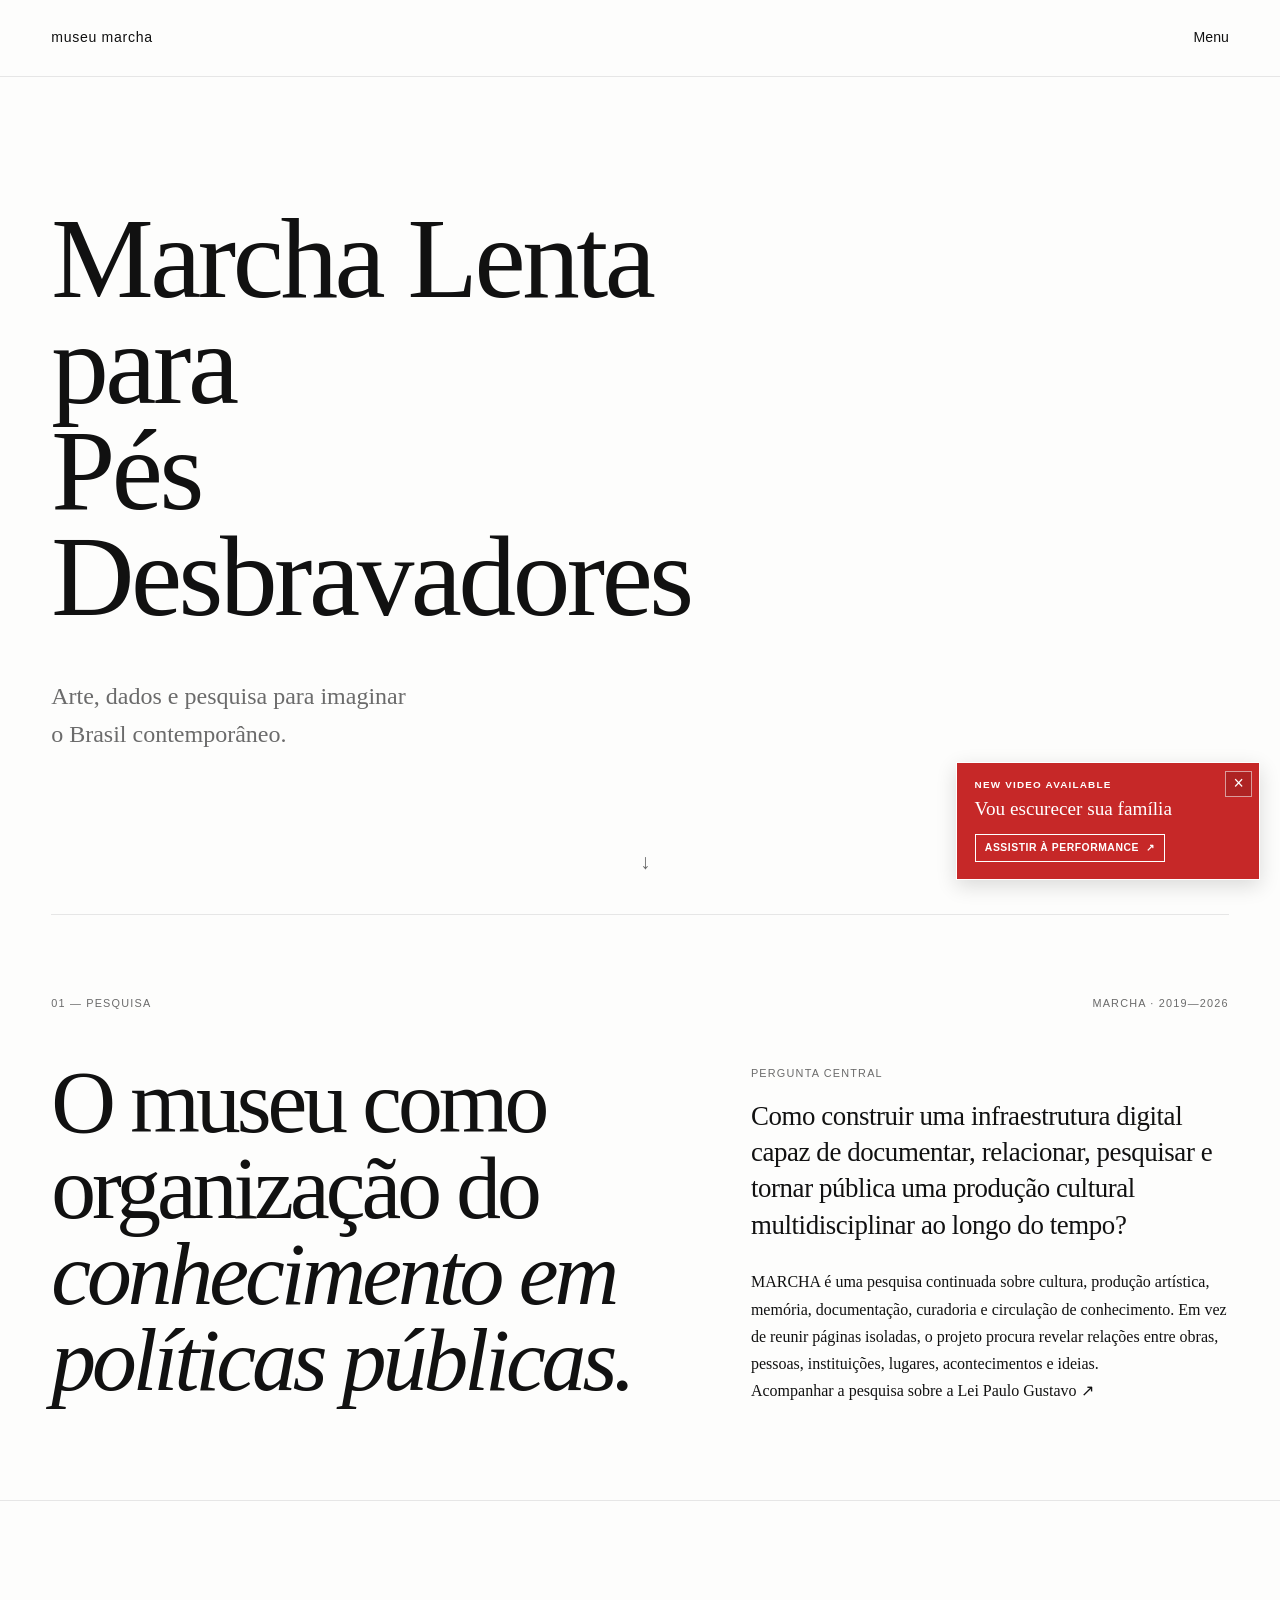
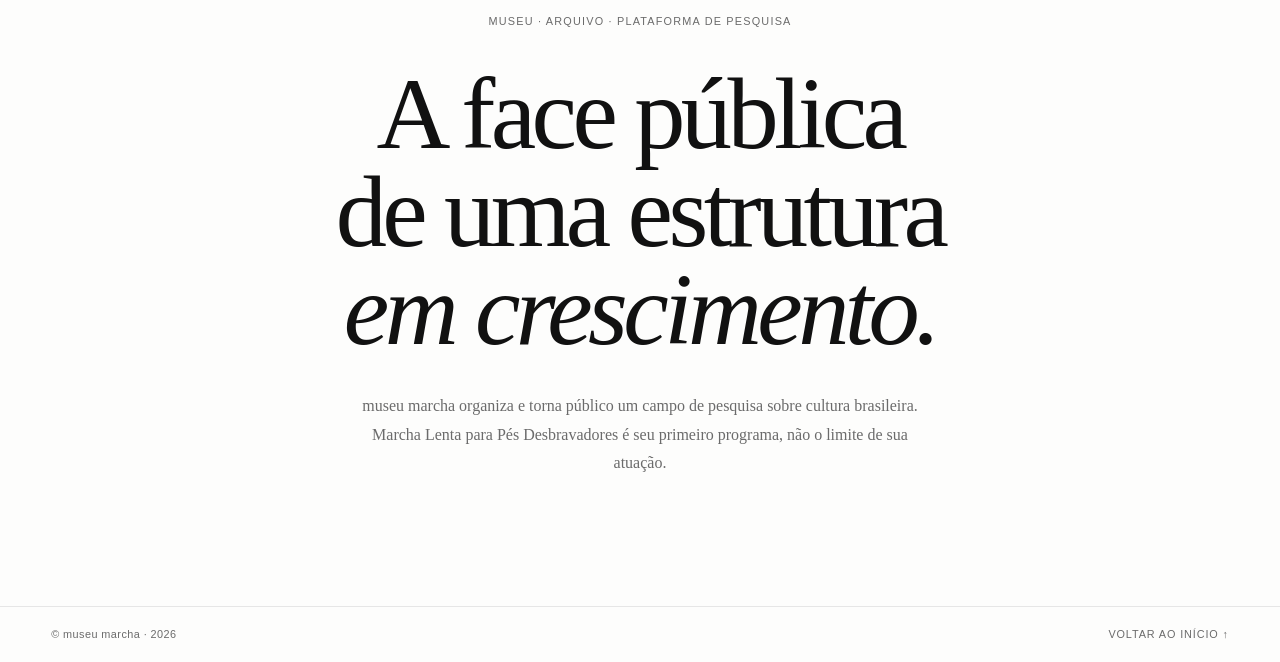
<file: index.html>
<!doctype html>
<html lang="pt-BR">
<head>
  <meta charset="utf-8">
  <meta name="viewport" content="width=device-width, initial-scale=1">
  <meta name="theme-color" content="#fdfdfc">
  <meta name="description" content="museu marcha — arquivo, pesquisa e curadoria sobre cultura brasileira.">
  <title>museu marcha</title>
  <link rel="stylesheet" href="assets/css/base/style.css">
  <link rel="stylesheet" href="assets/css/components/menu.css?v=20261027-menu3">
  <link rel="stylesheet" href="assets/css/pages/home.css?v=20261027-multipage1">
</head>
<body>
  <a class="skip-link" href="#conteudo">Pular para o conteúdo</a>
  <div class="editorial-index" id="editorialIndex" aria-label="Índice editorial" aria-hidden="true">
    <div class="editorial-index-header"><button class="close-button" id="closeButton" aria-label="Fechar menu">×</button></div>
    <nav class="editorial-navigation" aria-label="Seções do museu marcha">
      <a href="#pesquisa">Pesquisa</a>
      <a href="acervo.html">Acervo</a>
      <a href="curadoria.html">Curadoria</a>
      <button class="editorial-publications-toggle" id="publicationsToggle" type="button" aria-expanded="false" aria-controls="publicationNavigation">Publicações</button>
    </nav>
    <nav class="editorial-publication-subnavigation" id="publicationNavigation" aria-label="Publicações" hidden>
      <button class="editorial-publication-back" id="publicationBack" type="button">← Voltar ao menu</button>
      <a href="pesquisa/marcha-2026.html">MARCHA 2026</a>
      <a href="pesquisa/lei-paulo-gustavo.html">Lei Paulo Gustavo</a>
      <a href="publicacoes/marcha-caderno-1.html">Caderno 1</a>
    </nav>
    <div class="editorial-divider"></div>
    <section class="featured-publication" aria-label="Primeiro programa de pesquisa">
      <p class="featured-label">Primeiro programa de pesquisa</p>
      <a href="pesquisa/marcha-2026.html">Marcha Lenta para<br>Pés Desbravadores</a>
    </section>
    <nav class="secondary-navigation" aria-label="Informações">
      <a href="#instituicao">Sobre</a>
      <a href="#contato">Contato</a>
      <span>Português</span>
      <span lang="en">English · em breve</span>
    </nav>
  </div>
  <div id="pageWrapper">
    <header class="site-header">
      <nav class="site-nav" aria-label="Navegação principal">
        <a href="#inicio" class="site-logo">museu marcha</a>
        <button class="menu-button" id="menuButton" aria-expanded="false" aria-controls="editorialIndex">Menu</button>
      </nav>
    </header>
    <main id="conteudo">
      <section class="home-hero" id="inicio" aria-labelledby="home-title">
        <h1 class="home-title" id="home-title">Marcha Lenta para<br>Pés Desbravadores</h1>
        <p class="home-manifesto">Arte, dados e pesquisa para imaginar<br>o Brasil contemporâneo.</p>
        <a class="hero-scroll" href="#pesquisa" aria-label="Continue para a pesquisa">↓</a>
      </section>
      <section class="editorial-section research-section" id="pesquisa" aria-labelledby="research-title">
        <div class="section-label"><span>01 — PESQUISA</span><span>MARCHA · 2019—2026</span></div>
        <div class="research-layout">
          <h2 id="research-title">O museu como<br>organização do <em>conhecimento em políticas públicas.</em></h2>
          <div class="research-copy">
            <p class="section-eyebrow">PERGUNTA CENTRAL</p>
            <blockquote>Como construir uma infraestrutura digital capaz de documentar, relacionar, pesquisar e tornar pública uma produção cultural multidisciplinar ao longo do tempo?</blockquote>
            <p>MARCHA é uma pesquisa continuada sobre cultura, produção artística, memória, documentação, curadoria e circulação de conhecimento. Em vez de reunir páginas isoladas, o projeto procura revelar relações entre obras, pessoas, instituições, lugares, acontecimentos e ideias.</p>
            <a class="text-link" href="pesquisa/lei-paulo-gustavo.html">Acompanhar a pesquisa sobre a Lei Paulo Gustavo ↗</a>
          </div>
        </div>
      </section>
      <section class="institution-section" id="instituicao" aria-labelledby="institution-title">
        <p class="section-eyebrow">MUSEU · ARQUIVO · PLATAFORMA DE PESQUISA</p>
        <h2 id="institution-title">A face pública<br>de uma estrutura<br><em>em crescimento.</em></h2>
        <p class="institution-copy">museu marcha organiza e torna público um campo de pesquisa sobre cultura brasileira. Marcha Lenta para Pés Desbravadores é seu primeiro programa, não o limite de sua atuação.</p>
      </section>
    </main>
    <footer class="site-footer" id="contato">
      <span>© museu marcha · 2026</span>
      <a href="#inicio">VOLTAR AO INÍCIO ↑</a>
    </footer>
  </div>
  <aside class="video-highlight" aria-label="Novo vídeo disponível">
    <button class="video-highlight-close" type="button" aria-label="Fechar aviso de vídeo">×</button>
    <p class="video-highlight-label">NEW VIDEO AVAILABLE</p>
    <p class="video-highlight-title">Vou escurecer sua família</p>
    <a class="video-highlight-cta" href="assets/videos/IMG_2321-exposicao.m4v" aria-label="Assistir à performance Vou escurecer sua família">Assistir à performance <span aria-hidden="true">↗</span></a>
  </aside>
  <script src="assets/js/menu.js?v=20261027-menu3"></script>
  <script src="assets/js/video-highlight.js"></script>
</body>
</html>
</file>
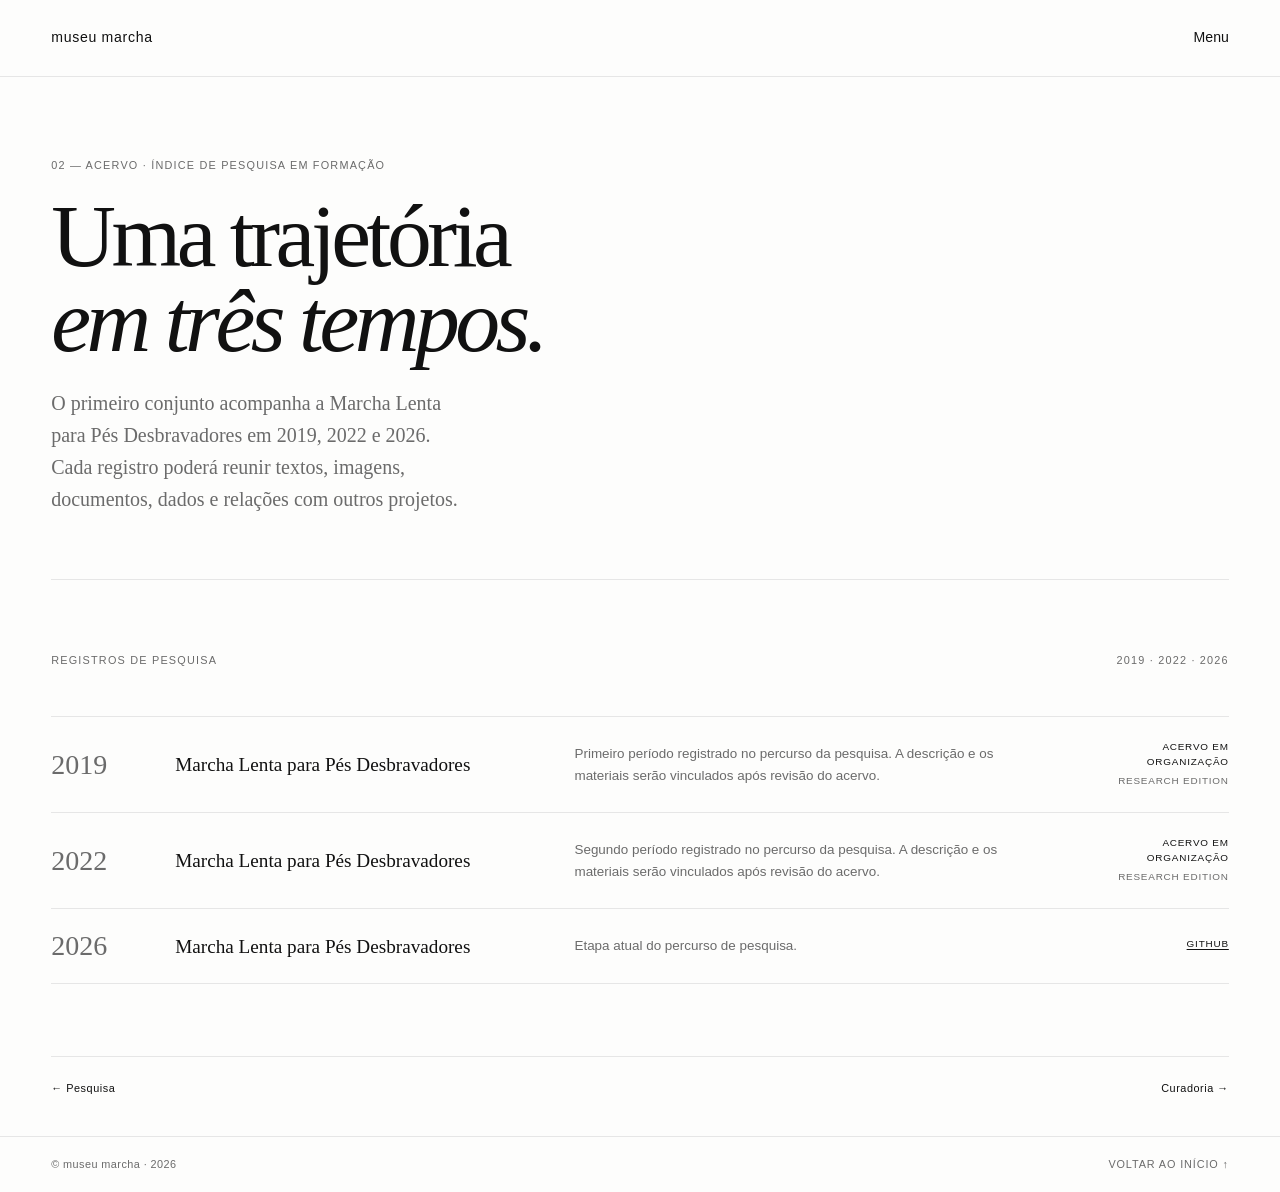
<file: acervo.html>
<!doctype html>
<html lang="pt-BR">
<head>
  <meta charset="utf-8">
  <meta name="viewport" content="width=device-width, initial-scale=1">
  <meta name="theme-color" content="#fdfdfc">
  <meta name="description" content="Acervo de pesquisa do museu marcha.">
  <title>Acervo · museu marcha</title>
  <link rel="stylesheet" href="assets/css/base/style.css">
  <link rel="stylesheet" href="assets/css/components/menu.css?v=20261027-menu3">
  <link rel="stylesheet" href="assets/css/pages/home.css?v=20261027-multipage1">
  <link rel="stylesheet" href="assets/css/pages/interior.css">
</head>
<body>
  <a class="skip-link" href="#conteudo">Pular para o conteúdo</a>
  <div class="editorial-index" id="editorialIndex" aria-label="Índice editorial" aria-hidden="true">
    <div class="editorial-index-header"><button class="close-button" id="closeButton" aria-label="Fechar menu">×</button></div>
    <nav class="editorial-navigation" aria-label="Seções do museu marcha">
      <a href="index.html#pesquisa">Pesquisa</a>
      <a href="acervo.html" aria-current="page">Acervo</a>
      <a href="curadoria.html">Curadoria</a>
      <button class="editorial-publications-toggle" id="publicationsToggle" type="button" aria-expanded="false" aria-controls="publicationNavigation">Publicações</button>
    </nav>
    <nav class="editorial-publication-subnavigation" id="publicationNavigation" aria-label="Publicações" hidden>
      <button class="editorial-publication-back" id="publicationBack" type="button">← Voltar ao menu</button>
      <a href="pesquisa/marcha-2026.html">MARCHA 2026</a>
      <a href="pesquisa/lei-paulo-gustavo.html">Lei Paulo Gustavo</a>
      <a href="publicacoes/marcha-caderno-1.html">Caderno 1</a>
    </nav>
    <div class="editorial-divider"></div>
    <section class="featured-publication" aria-label="Primeiro programa de pesquisa">
      <p class="featured-label">Primeiro programa de pesquisa</p>
      <a href="pesquisa/marcha-2026.html">Marcha Lenta para<br>Pés Desbravadores</a>
    </section>
    <nav class="secondary-navigation" aria-label="Informações">
      <a href="index.html#instituicao">Sobre</a>
      <a href="index.html#contato">Contato</a>
    </nav>
  </div>
  <div id="pageWrapper">
    <header class="site-header"><nav class="site-nav" aria-label="Navegação principal"><a href="index.html" class="site-logo">museu marcha</a><button class="menu-button" id="menuButton" aria-expanded="false" aria-controls="editorialIndex">Menu</button></nav></header>
    <main id="conteudo" class="interior-content">
      <header class="interior-hero">
        <p class="section-eyebrow">02 — ACERVO · ÍNDICE DE PESQUISA EM FORMAÇÃO</p>
        <h1 id="edition-title">Uma trajetória<br><em>em três tempos.</em></h1>
        <p class="interior-standfirst">O primeiro conjunto acompanha a Marcha Lenta para Pés Desbravadores em 2019, 2022 e 2026. Cada registro poderá reunir textos, imagens, documentos, dados e relações com outros projetos.</p>
      </header>
      <section class="interior-section" aria-labelledby="edition-title">
        <div class="section-label"><span>REGISTROS DE PESQUISA</span><span>2019 · 2022 · 2026</span></div>
        <div class="edition-list" id="edition-list" aria-live="polite">
          <article class="edition-row"><p class="edition-year">2019</p><h2 class="edition-title">Marcha Lenta para Pés Desbravadores</h2><p class="edition-description">Primeiro período registrado no percurso da pesquisa. A descrição e os materiais serão vinculados após revisão do acervo.</p><p class="edition-meta"><span class="edition-status">Acervo em organização</span> research edition</p></article>
          <article class="edition-row"><p class="edition-year">2022</p><h2 class="edition-title">Marcha Lenta para Pés Desbravadores</h2><p class="edition-description">Segundo período registrado no percurso da pesquisa. A descrição e os materiais serão vinculados após revisão do acervo.</p><p class="edition-meta"><span class="edition-status">Acervo em organização</span> research edition</p></article>
          <article class="edition-row"><p class="edition-year">2026</p><h2 class="edition-title">Marcha Lenta para Pés Desbravadores</h2><p class="edition-description">Etapa atual do percurso de pesquisa.</p><p class="edition-meta"><a class="edition-status-link" href="arquivo-digital.html" aria-label="Abrir a apresentação do repositório MARCHA">GitHub</a></p></article>
        </div>
        <noscript><p class="loading-note">O índice está disponível acima; JavaScript atualiza os registros a partir do catálogo do projeto.</p></noscript>
      </section>
      <nav class="page-pagination" aria-label="Páginas relacionadas"><a href="index.html#pesquisa">← Pesquisa</a><a href="curadoria.html">Curadoria →</a></nav>
    </main>
    <footer class="site-footer"><span>© museu marcha · 2026</span><a href="index.html">VOLTAR AO INÍCIO ↑</a></footer>
  </div>
  <script src="assets/js/menu.js?v=20261027-menu3"></script>
  <script src="assets/js/catalog.js"></script>
</body>
</html>
</file>
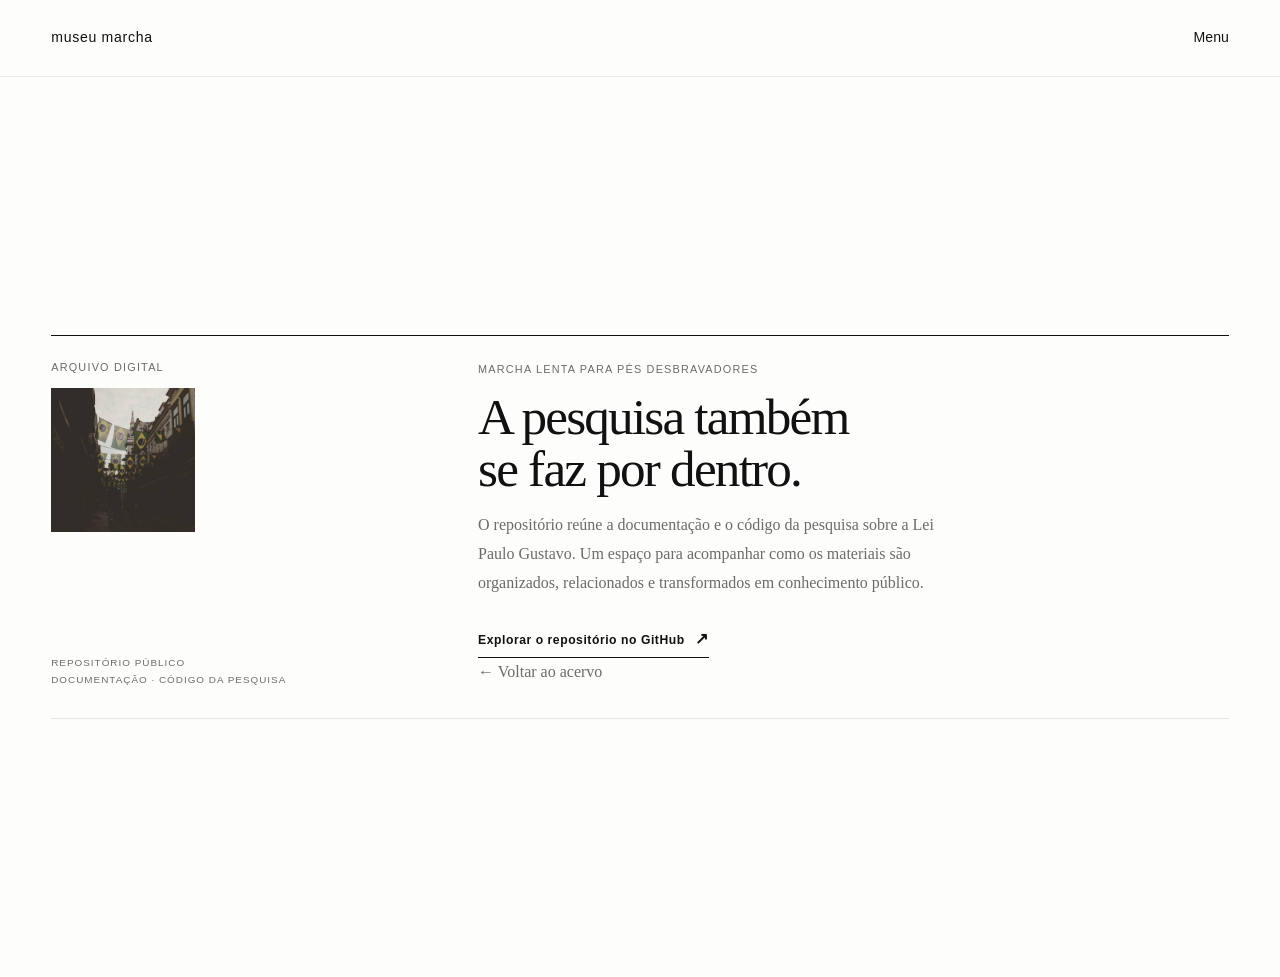
<file: arquivo-digital.html>
<!doctype html>
<html lang="pt-BR">
<head>
  <meta charset="utf-8">
  <meta name="viewport" content="width=device-width, initial-scale=1">
  <meta name="theme-color" content="#fdfdfc">
  <meta name="description" content="A pesquisa também se faz por dentro: conheça o repositório público MARCHA.">
  <title>Arquivo digital · Museu MARCHA</title>
  <link rel="stylesheet" href="assets/css/base/style.css">
  <link rel="stylesheet" href="assets/css/components/menu.css?v=20261027-menu3">
  <link rel="stylesheet" href="assets/css/pages/home.css?v=20261027-multipage1">
</head>
<body>
  <a class="skip-link" href="#conteudo">Pular para o conteúdo</a>
<div class="editorial-index" id="editorialIndex" aria-label="Índice editorial" aria-hidden="true">
    <div class="editorial-index-header"><button class="close-button" id="closeButton" aria-label="Fechar menu">×</button></div>
    <nav class="editorial-navigation" aria-label="Seções do museu marcha">
      <a href="#pesquisa">Pesquisa</a>
      <a href="acervo.html">Acervo</a>
      <a href="curadoria.html">Curadoria</a>
      <button class="editorial-publications-toggle" id="publicationsToggle" type="button" aria-expanded="false" aria-controls="publicationNavigation">Publicações</button>
    </nav>
    <nav class="editorial-publication-subnavigation" id="publicationNavigation" aria-label="Publicações" hidden>
      <button class="editorial-publication-back" id="publicationBack" type="button">← Voltar ao menu</button>
      <a href="pesquisa/marcha-2026.html">MARCHA 2026</a>
      <a href="pesquisa/lei-paulo-gustavo.html">Lei Paulo Gustavo</a>
      <a href="publicacoes/marcha-caderno-1.html">Caderno 1</a>
    </nav>
    <div class="editorial-divider"></div>
    <section class="featured-publication" aria-label="Primeiro programa de pesquisa">
      <p class="featured-label">Primeiro programa de pesquisa</p>
      <a href="pesquisa/marcha-2026.html">Marcha Lenta para<br>Pés Desbravadores</a>
    </section>
    <nav class="secondary-navigation" aria-label="Informações">
      <a href="#instituicao">Sobre</a>
      <a href="#contato">Contato</a>
      <span>Português</span>
      <span lang="en">English · em breve</span>
    </nav>
  </div>
  <div id="pageWrapper">
    <header class="site-header">
      <nav class="site-nav" aria-label="Navegação principal">
        <a href="index.html" class="site-logo">museu marcha</a>
        <button class="menu-button" id="menuButton" aria-expanded="false" aria-controls="editorialIndex">Menu</button>
      </nav>
    </header>
  <main class="archive-repository-page" id="conteudo">
    <article class="archive-repository" aria-labelledby="archive-repository-title">
      <div class="archive-repository-index">
        <p class="section-eyebrow">ARQUIVO DIGITAL</p>
        <img class="archive-repository-mark" src="assets/images/acervo/bandeiras-marcha.svg" alt="Bandeiras brasileiras suspensas entre edifícios em uma rua estreita.">
        <p class="archive-repository-meta">REPOSITÓRIO PÚBLICO<br>DOCUMENTAÇÃO · CÓDIGO DA PESQUISA</p>
      </div>
      <div class="archive-repository-copy">
        <p class="section-eyebrow">MARCHA LENTA PARA PÉS DESBRAVADORES</p>
        <h1 id="archive-repository-title">A pesquisa também se faz por dentro.</h1>
        <p>O repositório reúne a documentação e o código da pesquisa sobre a Lei Paulo Gustavo. Um espaço para acompanhar como os materiais são organizados, relacionados e transformados em conhecimento público.</p>
        <a class="archive-repository-link" href="https://github.com/thiagojcatarino/MARCHA" aria-label="Explorar o repositório público MARCHA no GitHub">Explorar o repositório no GitHub <span aria-hidden="true">↗</span></a>
        <p><a class="text-link" href="acervo.html">← Voltar ao acervo</a></p>
      </div>
    </article>
  </main>
  </div>
  <script src="assets/js/menu.js?v=20261027-menu3"></script>
</body>
</html>
</file>
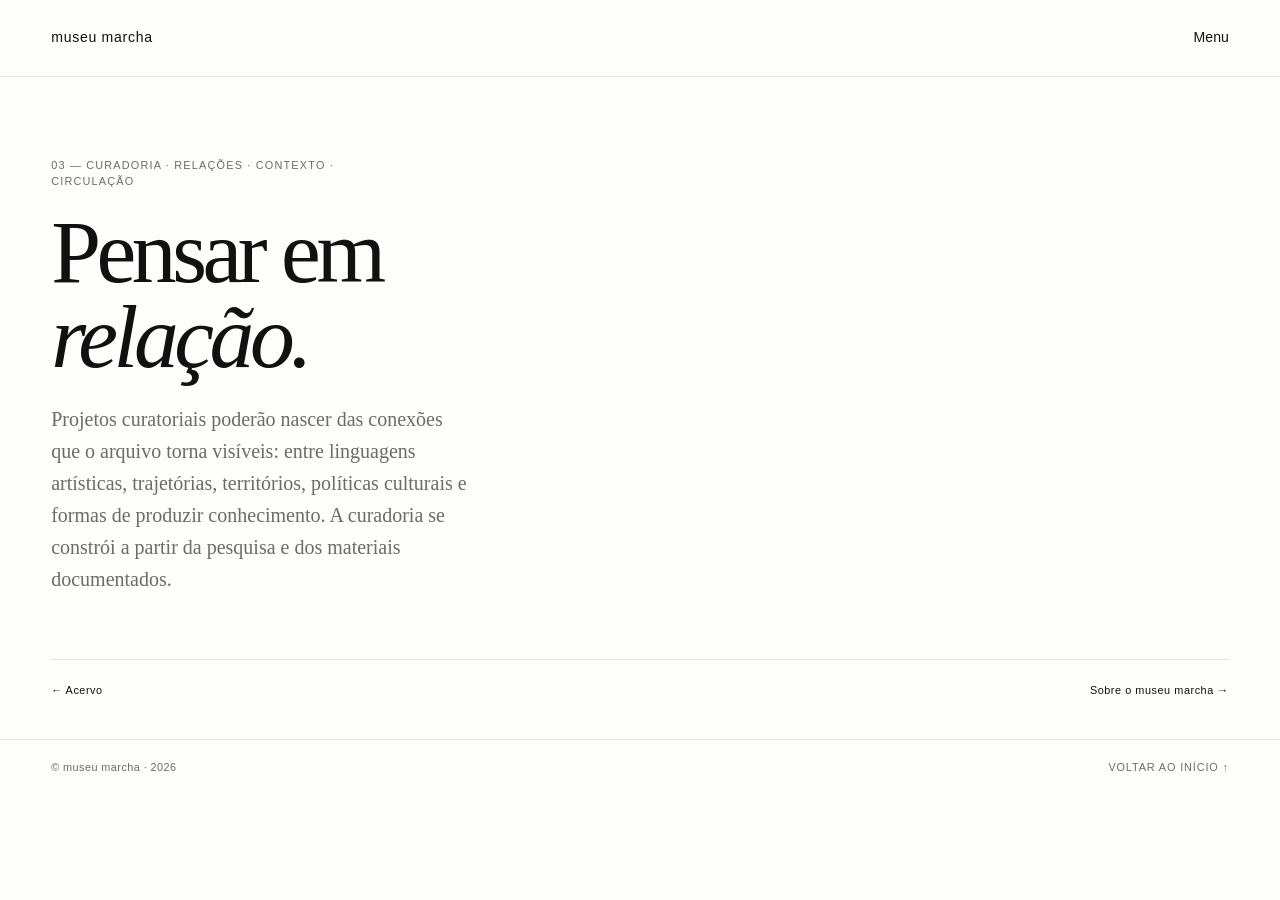
<file: curadoria.html>
<!doctype html>
<html lang="pt-BR">
<head>
  <meta charset="utf-8">
  <meta name="viewport" content="width=device-width, initial-scale=1">
  <meta name="theme-color" content="#fdfdfc">
  <meta name="description" content="Curadoria do museu marcha: relações, contexto e circulação de conhecimento.">
  <title>Curadoria · museu marcha</title>
  <link rel="stylesheet" href="assets/css/base/style.css">
  <link rel="stylesheet" href="assets/css/components/menu.css?v=20261027-menu3">
  <link rel="stylesheet" href="assets/css/pages/home.css?v=20261027-multipage1">
  <link rel="stylesheet" href="assets/css/pages/interior.css">
</head>
<body>
  <a class="skip-link" href="#conteudo">Pular para o conteúdo</a>
  <div class="editorial-index" id="editorialIndex" aria-label="Índice editorial" aria-hidden="true">
    <div class="editorial-index-header"><button class="close-button" id="closeButton" aria-label="Fechar menu">×</button></div>
    <nav class="editorial-navigation" aria-label="Seções do museu marcha">
      <a href="index.html#pesquisa">Pesquisa</a>
      <a href="acervo.html">Acervo</a>
      <a href="curadoria.html" aria-current="page">Curadoria</a>
      <button class="editorial-publications-toggle" id="publicationsToggle" type="button" aria-expanded="false" aria-controls="publicationNavigation">Publicações</button>
    </nav>
    <nav class="editorial-publication-subnavigation" id="publicationNavigation" aria-label="Publicações" hidden>
      <button class="editorial-publication-back" id="publicationBack" type="button">← Voltar ao menu</button>
      <a href="pesquisa/marcha-2026.html">MARCHA 2026</a>
      <a href="pesquisa/lei-paulo-gustavo.html">Lei Paulo Gustavo</a>
      <a href="publicacoes/marcha-caderno-1.html">Caderno 1</a>
    </nav>
    <div class="editorial-divider"></div>
    <section class="featured-publication" aria-label="Primeiro programa de pesquisa">
      <p class="featured-label">Primeiro programa de pesquisa</p>
      <a href="pesquisa/marcha-2026.html">Marcha Lenta para<br>Pés Desbravadores</a>
    </section>
    <nav class="secondary-navigation" aria-label="Informações">
      <a href="index.html#instituicao">Sobre</a>
      <a href="index.html#contato">Contato</a>
    </nav>
  </div>
  <div id="pageWrapper">
    <header class="site-header"><nav class="site-nav" aria-label="Navegação principal"><a href="index.html" class="site-logo">museu marcha</a><button class="menu-button" id="menuButton" aria-expanded="false" aria-controls="editorialIndex">Menu</button></nav></header>
    <main id="conteudo" class="interior-content">
      <header class="interior-hero">
        <p class="section-eyebrow">03 — CURADORIA · RELAÇÕES · CONTEXTO · CIRCULAÇÃO</p>
        <h1>Pensar em<br><em>relação.</em></h1>
        <p class="interior-standfirst">Projetos curatoriais poderão nascer das conexões que o arquivo torna visíveis: entre linguagens artísticas, trajetórias, territórios, políticas culturais e formas de produzir conhecimento. A curadoria se constrói a partir da pesquisa e dos materiais documentados.</p>
      </header>
      <nav class="page-pagination" aria-label="Páginas relacionadas"><a href="acervo.html">← Acervo</a><a href="index.html#instituicao">Sobre o museu marcha →</a></nav>
    </main>
    <footer class="site-footer"><span>© museu marcha · 2026</span><a href="index.html">VOLTAR AO INÍCIO ↑</a></footer>
  </div>
  <script src="assets/js/menu.js?v=20261027-menu3"></script>
</body>
</html>
</file>
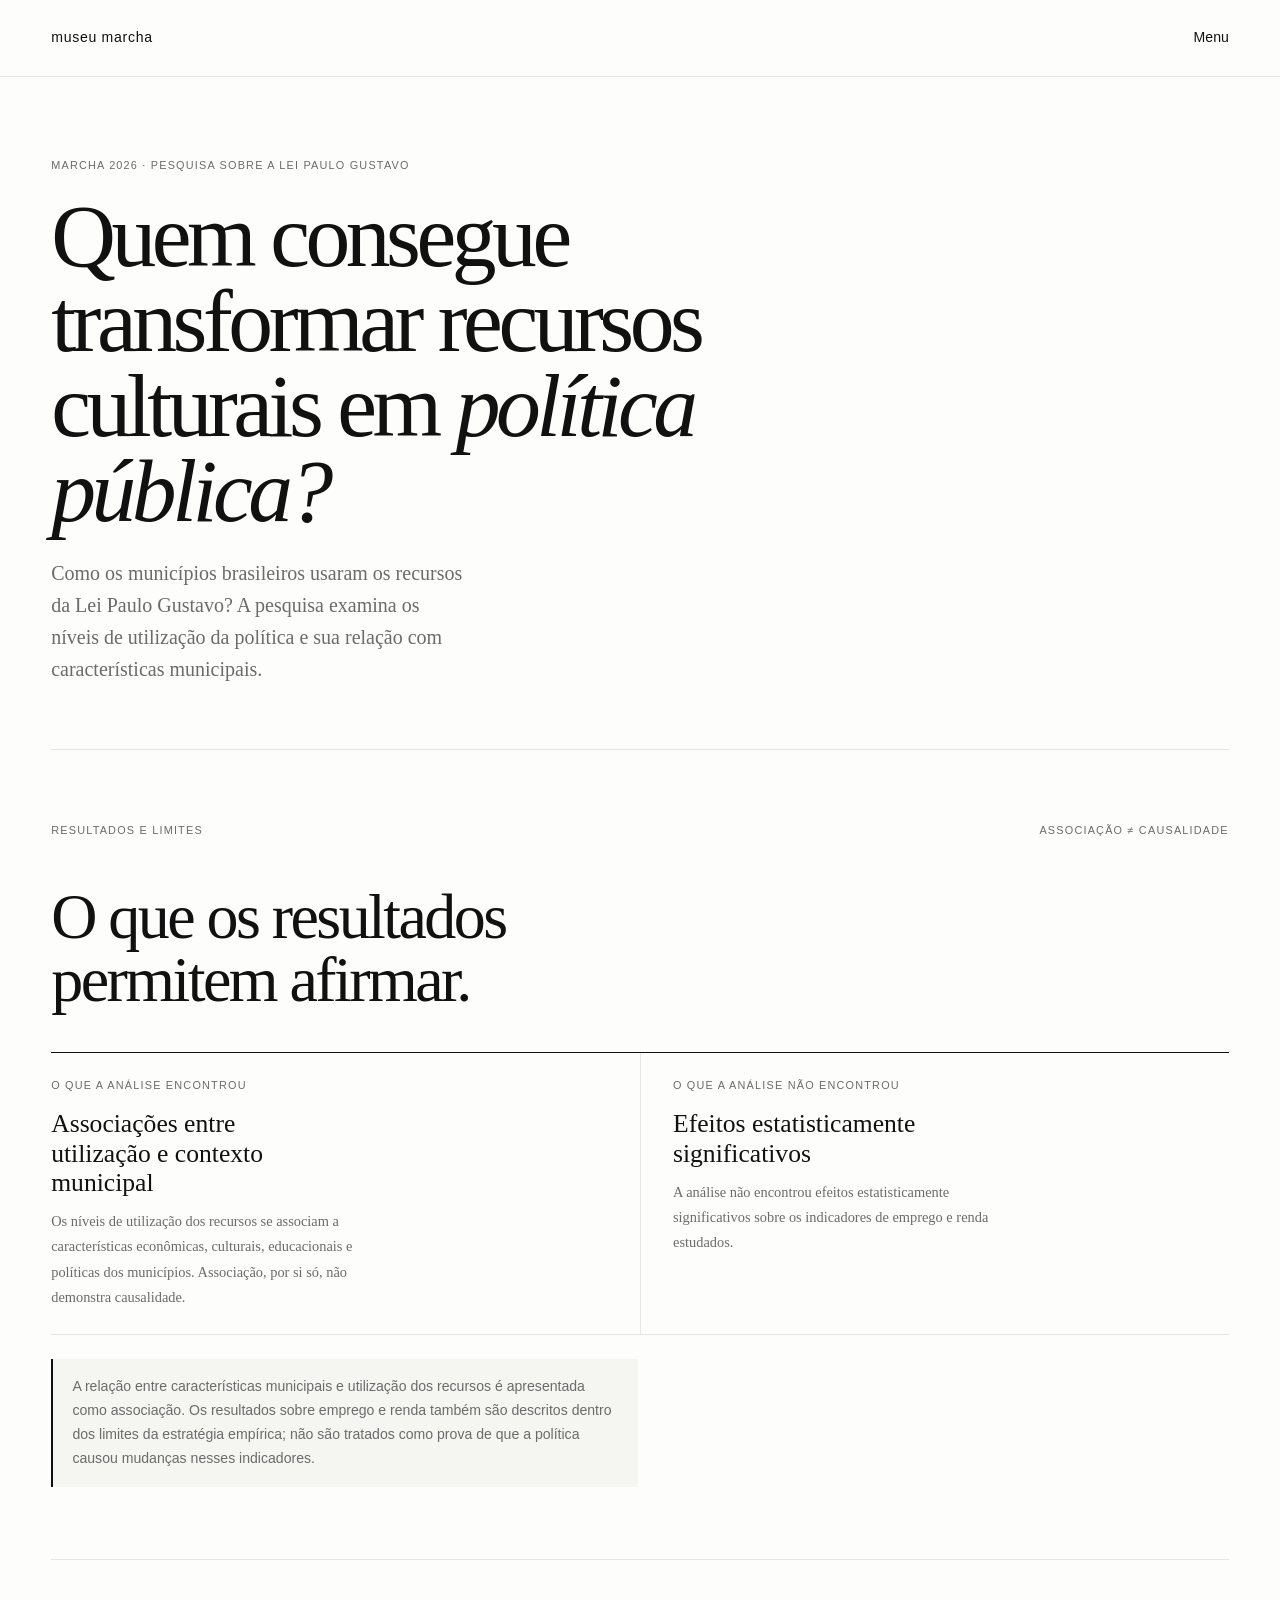
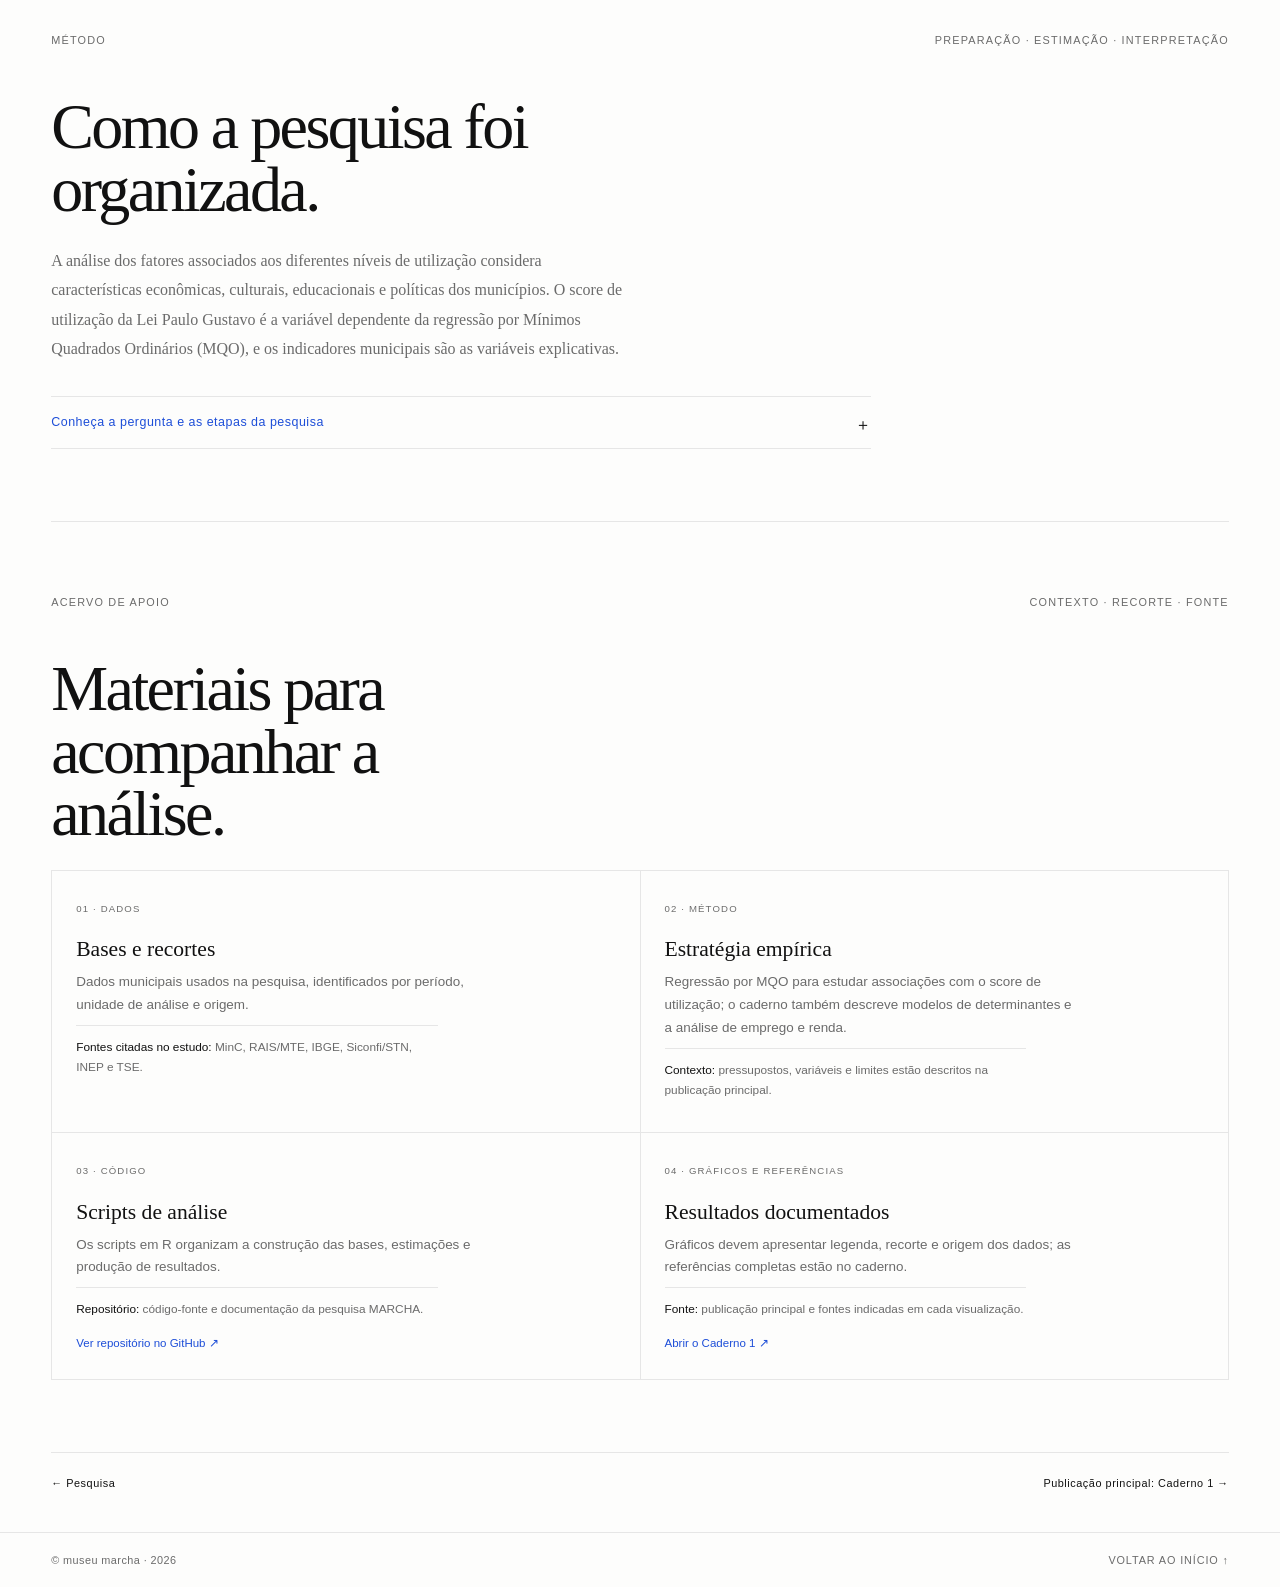
<file: pesquisa/lei-paulo-gustavo.html>
<!doctype html>
<html lang="pt-BR">
<head>
  <meta charset="utf-8">
  <meta name="viewport" content="width=device-width, initial-scale=1">
  <meta name="theme-color" content="#fdfdfc">
  <meta name="description" content="Pesquisa MARCHA 2026 sobre a utilização dos recursos da Lei Paulo Gustavo pelos municípios brasileiros.">
  <title>Quem consegue transformar recursos culturais em política pública? — museu marcha</title>
  <link rel="stylesheet" href="../assets/css/base/style.css">
  <link rel="stylesheet" href="../assets/css/components/menu.css?v=20261027-menu3">
  <link rel="stylesheet" href="../assets/css/pages/home.css?v=20261022-enquadramentos">
  <link rel="stylesheet" href="../assets/css/pages/interior.css">
</head>
<body>
  <a class="skip-link" href="#conteudo">Pular para o conteúdo</a>
  <div class="editorial-index" id="editorialIndex" aria-label="Índice editorial" aria-hidden="true">
    <div class="editorial-index-header"><button class="close-button" id="closeButton" aria-label="Fechar menu">×</button></div>
    <nav class="editorial-navigation" aria-label="Seções do museu marcha">
      <a href="../index.html#pesquisa">Pesquisa</a>
      <a href="../acervo.html">Acervo</a>
      <a href="../curadoria.html">Curadoria</a>
      <button class="editorial-publications-toggle" id="publicationsToggle" type="button" aria-expanded="false" aria-controls="publicationNavigation">Publicações</button>
    </nav>
    <nav class="editorial-publication-subnavigation" id="publicationNavigation" aria-label="Publicações" hidden>
      <button class="editorial-publication-back" id="publicationBack" type="button">← Voltar ao menu</button>
      <a href="../pesquisa/marcha-2026.html">MARCHA 2026</a>
      <a href="../pesquisa/lei-paulo-gustavo.html">Lei Paulo Gustavo</a>
      <a href="../publicacoes/marcha-caderno-1.html">Caderno 1</a>
    </nav>
    <div class="editorial-divider"></div>
    <section class="featured-publication" aria-label="Primeiro programa de pesquisa">
      <p class="featured-label">Primeiro programa de pesquisa</p>
      <a href="../pesquisa/marcha-2026.html">Marcha Lenta para<br>Pés Desbravadores</a>
    </section>
    <nav class="secondary-navigation" aria-label="Informações">
      <a href="../index.html#instituicao">Sobre</a>
      <a href="../index.html#contato">Contato</a>
    </nav>
  </div>
  <div id="pageWrapper">
    <header class="site-header"><nav class="site-nav" aria-label="Navegação principal"><a href="../index.html" class="site-logo">museu marcha</a><button class="menu-button" id="menuButton" aria-expanded="false" aria-controls="editorialIndex">Menu</button></nav></header>
    <main id="conteudo" class="interior-content">
      <header class="interior-hero">
        <p class="section-eyebrow">MARCHA 2026 · PESQUISA SOBRE A LEI PAULO GUSTAVO</p>
        <h1>Quem consegue transformar recursos culturais em <em>política pública?</em></h1>
        <p class="interior-standfirst">Como os municípios brasileiros usaram os recursos da Lei Paulo Gustavo? A pesquisa examina os níveis de utilização da política e sua relação com características municipais.</p>
      </header>
      <section class="interior-section" aria-labelledby="results-title">
        <div class="section-label"><span>RESULTADOS E LIMITES</span><span>ASSOCIAÇÃO ≠ CAUSALIDADE</span></div>
        <h2 id="results-title">O que os resultados permitem afirmar.</h2>
        <div class="findings-grid">
          <article class="finding"><p class="section-eyebrow">O QUE A ANÁLISE ENCONTROU</p><h3>Associações entre utilização e contexto municipal</h3><p>Os níveis de utilização dos recursos se associam a características econômicas, culturais, educacionais e políticas dos municípios. Associação, por si só, não demonstra causalidade.</p></article>
          <article class="finding"><p class="section-eyebrow">O QUE A ANÁLISE NÃO ENCONTROU</p><h3>Efeitos estatisticamente significativos</h3><p>A análise não encontrou efeitos estatisticamente significativos sobre os indicadores de emprego e renda estudados.</p></article>
        </div>
        <p class="causal-note">A relação entre características municipais e utilização dos recursos é apresentada como associação. Os resultados sobre emprego e renda também são descritos dentro dos limites da estratégia empírica; não são tratados como prova de que a política causou mudanças nesses indicadores.</p>
      </section>
      <section class="interior-section method-section" aria-labelledby="method-title">
        <div class="section-label"><span>MÉTODO</span><span>PREPARAÇÃO · ESTIMAÇÃO · INTERPRETAÇÃO</span></div>
        <h2 id="method-title">Como a pesquisa foi organizada.</h2>
        <p>A análise dos fatores associados aos diferentes níveis de utilização considera características econômicas, culturais, educacionais e políticas dos municípios. O score de utilização da Lei Paulo Gustavo é a variável dependente da regressão por Mínimos Quadrados Ordinários (MQO), e os indicadores municipais são as variáveis explicativas.</p>
        <details class="research-disclosure">
          <summary>Conheça a pergunta e as etapas da pesquisa</summary>
          <div class="research-disclosure-panel">
            <h3>Utilização dos recursos da Lei Paulo Gustavo</h3>
            <p>A pesquisa investiga os fatores associados aos diferentes níveis de utilização dos recursos da Lei Paulo Gustavo pelos municípios brasileiros.</p>
            <p>Em termos econômicos, investigamos como as características dos municípios estão associadas aos níveis de utilização dos recursos da política cultural.</p>
            <ol>
              <li><strong>Preparação:</strong> construção da base de dados municipal e organização das variáveis utilizadas na regressão.</li>
              <li><strong>Estimação:</strong> regressão por MQO, considerando o score de utilização da LPG como variável dependente e os indicadores municipais como variáveis explicativas.</li>
              <li><strong>Interpretação:</strong> análise dos sinais, magnitudes e níveis de significância estatística dos coeficientes estimados.</li>
            </ol>
            <p>O estudo também examina indicadores de emprego e renda. A interpretação desses resultados permanece distinta das associações estimadas para os níveis de utilização dos recursos.</p>
          </div>
        </details>
      </section>
      <section class="interior-section support-section" aria-labelledby="support-title">
        <div class="section-label"><span>ACERVO DE APOIO</span><span>CONTEXTO · RECORTE · FONTE</span></div>
        <h2 id="support-title">Materiais para acompanhar a análise.</h2>
        <div class="archive-grid">
          <article class="archive-item"><span>01 · DADOS</span><h3>Bases e recortes</h3><p>Dados municipais usados na pesquisa, identificados por período, unidade de análise e origem.</p><p class="source-note"><strong>Fontes citadas no estudo:</strong> MinC, RAIS/MTE, IBGE, Siconfi/STN, INEP e TSE.</p></article>
          <article class="archive-item"><span>02 · MÉTODO</span><h3>Estratégia empírica</h3><p>Regressão por MQO para estudar associações com o score de utilização; o caderno também descreve modelos de determinantes e a análise de emprego e renda.</p><p class="source-note"><strong>Contexto:</strong> pressupostos, variáveis e limites estão descritos na publicação principal.</p></article>
          <article class="archive-item"><span>03 · CÓDIGO</span><h3>Scripts de análise</h3><p>Os scripts em R organizam a construção das bases, estimações e produção de resultados.</p><p class="source-note"><strong>Repositório:</strong> código-fonte e documentação da pesquisa MARCHA.</p><a class="text-link" href="https://github.com/thiagojcatarino/MARCHA">Ver repositório no GitHub ↗</a></article>
          <article class="archive-item"><span>04 · GRÁFICOS E REFERÊNCIAS</span><h3>Resultados documentados</h3><p>Gráficos devem apresentar legenda, recorte e origem dos dados; as referências completas estão no caderno.</p><p class="source-note"><strong>Fonte:</strong> publicação principal e fontes indicadas em cada visualização.</p><a class="text-link" href="../publicacoes/marcha-caderno-1.html">Abrir o Caderno 1 ↗</a></article>
        </div>
      </section>
      <nav class="page-pagination" aria-label="Páginas relacionadas"><a href="../index.html#pesquisa">← Pesquisa</a><a href="../publicacoes/marcha-caderno-1.html">Publicação principal: Caderno 1 →</a></nav>
    </main>
    <footer class="site-footer"><span>© museu marcha · 2026</span><a href="../index.html">VOLTAR AO INÍCIO ↑</a></footer>
  </div>
  <script src="../assets/js/menu.js?v=20261027-menu3"></script>
</body>
</html>
</file>
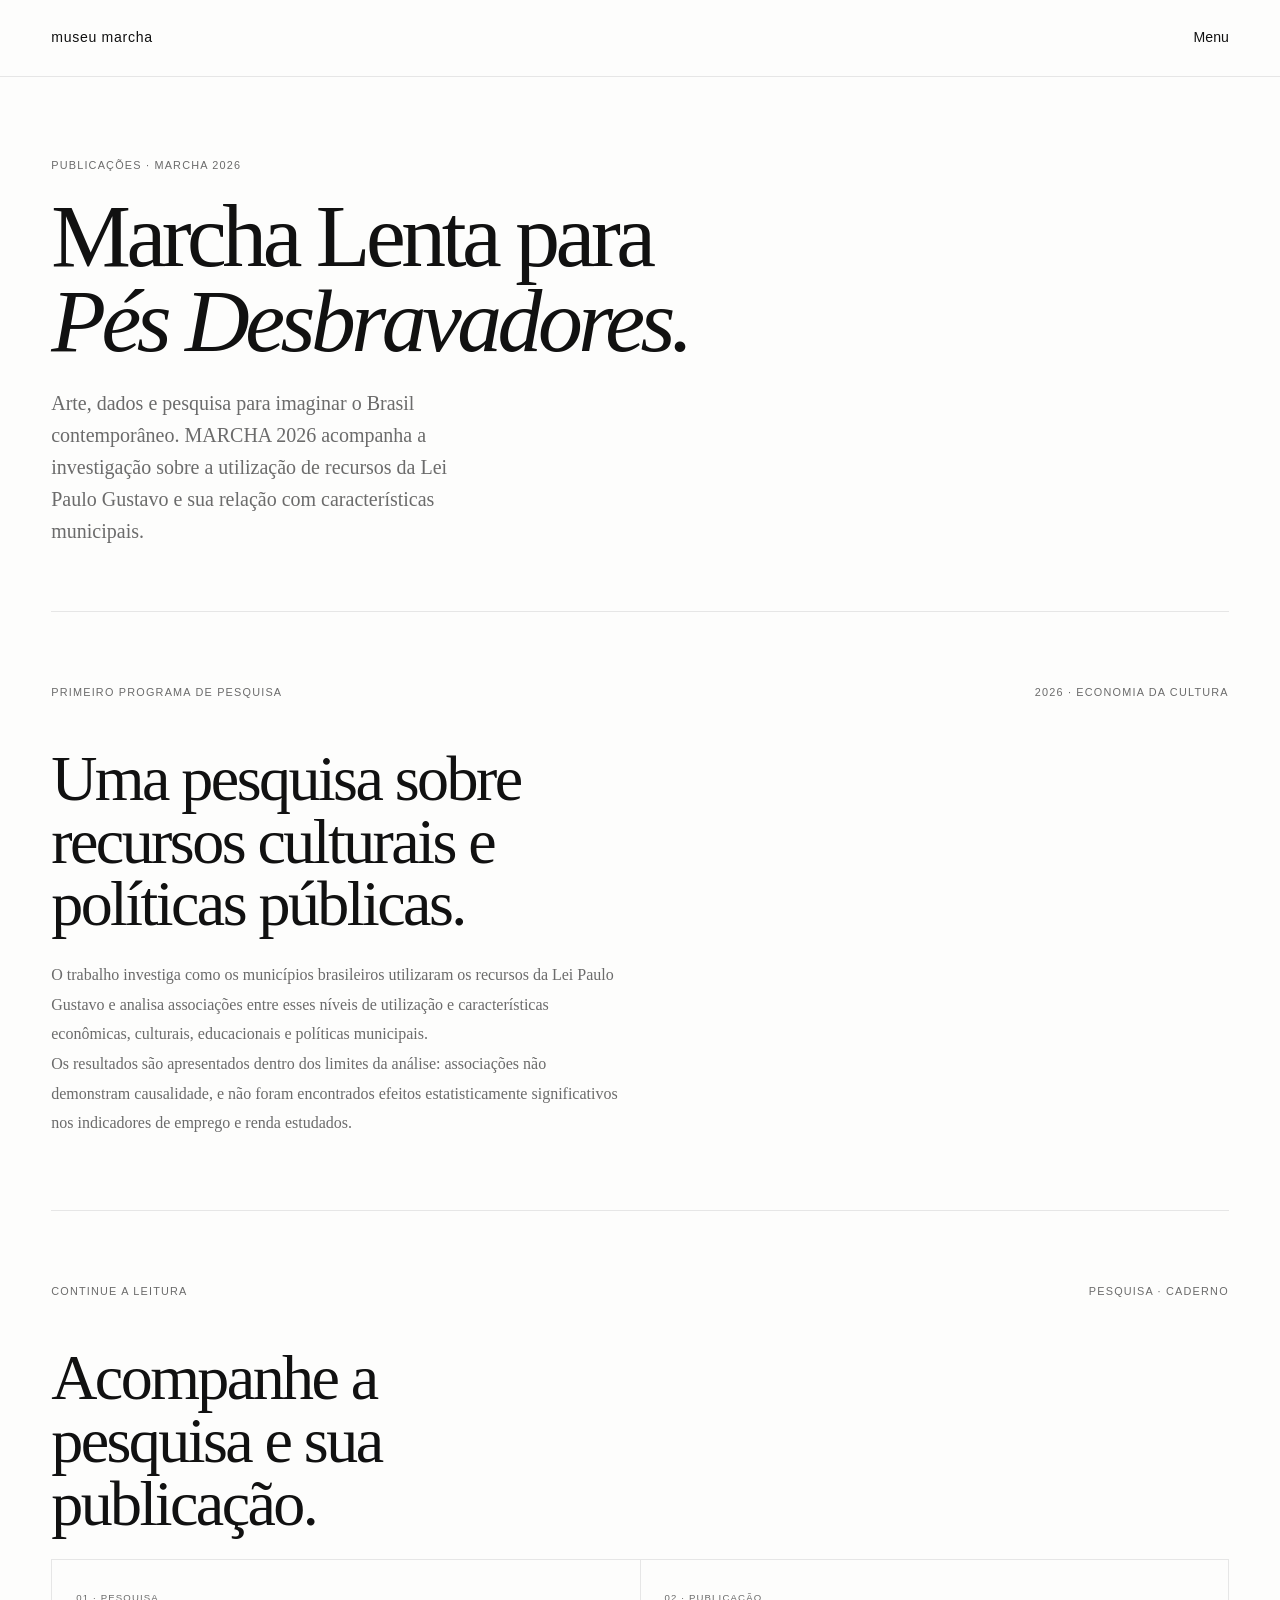
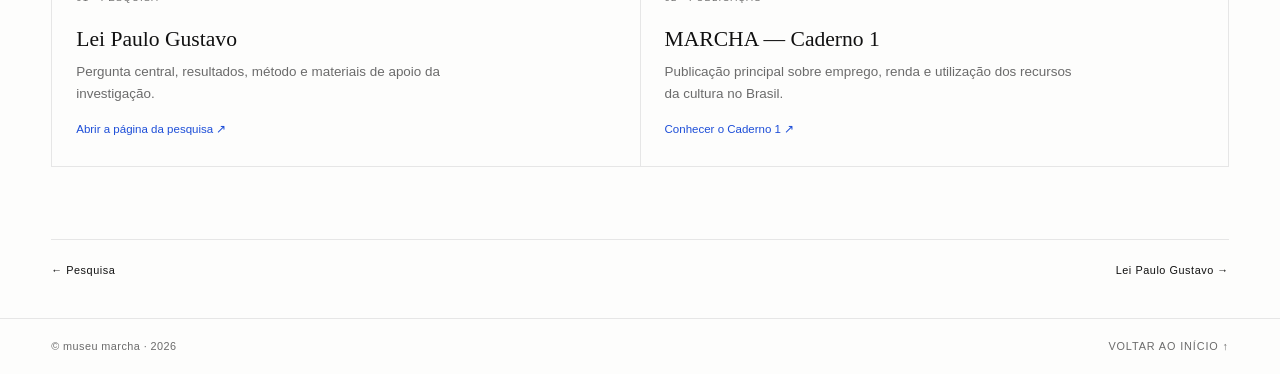
<file: pesquisa/marcha-2026.html>
<!doctype html>
<html lang="pt-BR">
<head>
  <meta charset="utf-8">
  <meta name="viewport" content="width=device-width, initial-scale=1">
  <meta name="theme-color" content="#fdfdfc">
  <meta name="description" content="MARCHA 2026: pesquisa sobre cultura, política pública e a Lei Paulo Gustavo.">
  <title>MARCHA 2026 · museu marcha</title>
  <link rel="stylesheet" href="../assets/css/base/style.css">
  <link rel="stylesheet" href="../assets/css/components/menu.css?v=20261027-menu3">
  <link rel="stylesheet" href="../assets/css/pages/home.css?v=20261022-enquadramentos">
  <link rel="stylesheet" href="../assets/css/pages/interior.css">
</head>
<body>
  <a class="skip-link" href="#conteudo">Pular para o conteúdo</a>
  <div class="editorial-index" id="editorialIndex" aria-label="Índice editorial" aria-hidden="true">
    <div class="editorial-index-header"><button class="close-button" id="closeButton" aria-label="Fechar menu">×</button></div>
    <nav class="editorial-navigation" aria-label="Seções do museu marcha">
      <a href="../index.html#pesquisa">Pesquisa</a>
      <a href="../acervo.html">Acervo</a>
      <a href="../curadoria.html">Curadoria</a>
      <button class="editorial-publications-toggle" id="publicationsToggle" type="button" aria-expanded="false" aria-controls="publicationNavigation">Publicações</button>
    </nav>
    <nav class="editorial-publication-subnavigation" id="publicationNavigation" aria-label="Publicações" hidden>
      <button class="editorial-publication-back" id="publicationBack" type="button">← Voltar ao menu</button>
      <a href="../pesquisa/marcha-2026.html">MARCHA 2026</a>
      <a href="../pesquisa/lei-paulo-gustavo.html">Lei Paulo Gustavo</a>
      <a href="../publicacoes/marcha-caderno-1.html">Caderno 1</a>
    </nav>
    <div class="editorial-divider"></div>
    <section class="featured-publication" aria-label="Primeiro programa de pesquisa">
      <p class="featured-label">Primeiro programa de pesquisa</p>
      <a href="../pesquisa/marcha-2026.html">Marcha Lenta para<br>Pés Desbravadores</a>
    </section>
    <nav class="secondary-navigation" aria-label="Informações">
      <a href="../index.html#instituicao">Sobre</a>
      <a href="../index.html#contato">Contato</a>
    </nav>
  </div>
  <div id="pageWrapper">
    <header class="site-header">
      <nav class="site-nav" aria-label="Navegação principal">
        <a href="../index.html" class="site-logo">museu marcha</a>
        <button class="menu-button" id="menuButton" aria-expanded="false" aria-controls="editorialIndex">Menu</button>
      </nav>
    </header>
    <main id="conteudo" class="interior-content">
      <header class="interior-hero">
        <p class="section-eyebrow">PUBLICAÇÕES · MARCHA 2026</p>
        <h1>Marcha Lenta para<br><em>Pés Desbravadores.</em></h1>
        <p class="interior-standfirst">Arte, dados e pesquisa para imaginar o Brasil contemporâneo. MARCHA 2026 acompanha a investigação sobre a utilização de recursos da Lei Paulo Gustavo e sua relação com características municipais.</p>
      </header>
      <section class="interior-section" aria-labelledby="program-title">
        <div class="section-label"><span>PRIMEIRO PROGRAMA DE PESQUISA</span><span>2026 · ECONOMIA DA CULTURA</span></div>
        <h2 id="program-title">Uma pesquisa sobre recursos culturais e políticas públicas.</h2>
        <p>O trabalho investiga como os municípios brasileiros utilizaram os recursos da Lei Paulo Gustavo e analisa associações entre esses níveis de utilização e características econômicas, culturais, educacionais e políticas municipais.</p>
        <p>Os resultados são apresentados dentro dos limites da análise: associações não demonstram causalidade, e não foram encontrados efeitos estatisticamente significativos nos indicadores de emprego e renda estudados.</p>
      </section>
      <section class="interior-section" aria-labelledby="related-title">
        <div class="section-label"><span>CONTINUE A LEITURA</span><span>PESQUISA · CADERNO</span></div>
        <h2 id="related-title">Acompanhe a pesquisa e sua publicação.</h2>
        <div class="archive-grid">
          <article class="archive-item"><span>01 · PESQUISA</span><h3>Lei Paulo Gustavo</h3><p>Pergunta central, resultados, método e materiais de apoio da investigação.</p><a class="text-link" href="lei-paulo-gustavo.html">Abrir a página da pesquisa ↗</a></article>
          <article class="archive-item"><span>02 · PUBLICAÇÃO</span><h3>MARCHA — Caderno 1</h3><p>Publicação principal sobre emprego, renda e utilização dos recursos da cultura no Brasil.</p><a class="text-link" href="../publicacoes/marcha-caderno-1.html">Conhecer o Caderno 1 ↗</a></article>
        </div>
      </section>
      <nav class="page-pagination" aria-label="Páginas relacionadas"><a href="../index.html#pesquisa">← Pesquisa</a><a href="lei-paulo-gustavo.html">Lei Paulo Gustavo →</a></nav>
    </main>
    <footer class="site-footer"><span>© museu marcha · 2026</span><a href="../index.html">VOLTAR AO INÍCIO ↑</a></footer>
  </div>
  <script src="../assets/js/menu.js?v=20261027-menu3"></script>
</body>
</html>
</file>
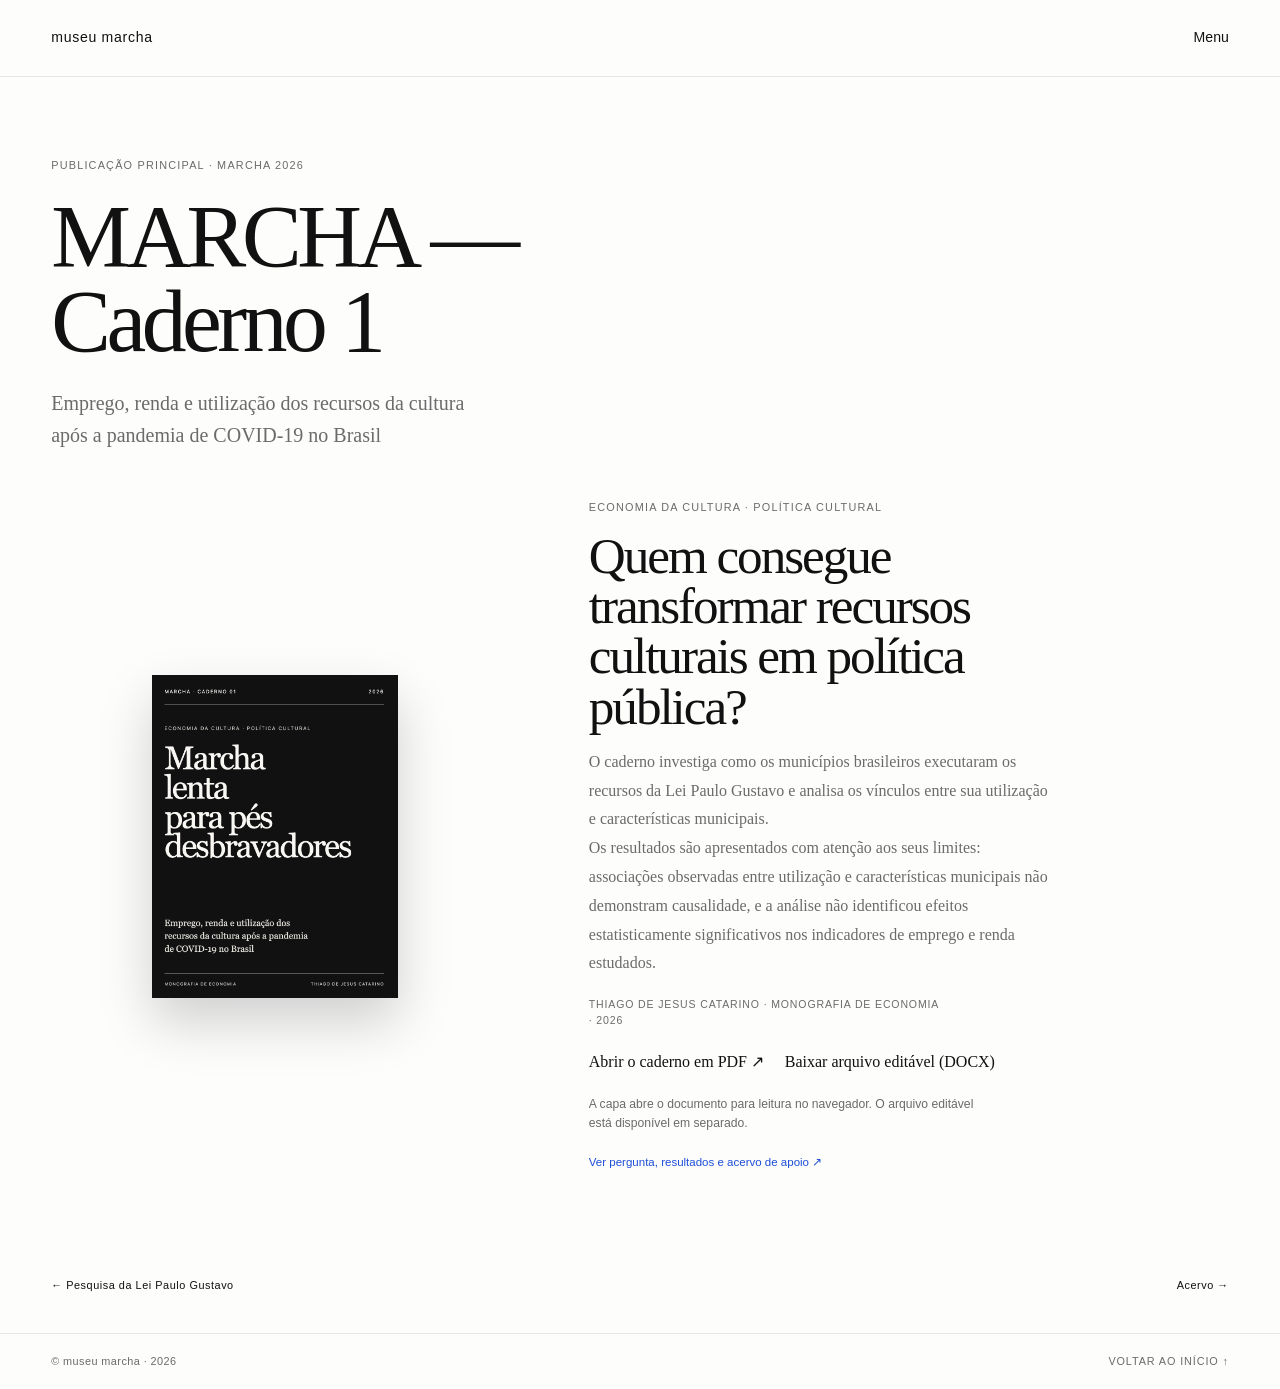
<file: publicacoes/marcha-caderno-1.html>
<!doctype html>
<html lang="pt-BR">
<head>
  <meta charset="utf-8">
  <meta name="viewport" content="width=device-width, initial-scale=1">
  <meta name="theme-color" content="#fdfdfc">
  <meta name="description" content="MARCHA — Caderno 1: monografia de Economia sobre emprego, renda e utilização dos recursos da cultura no Brasil.">
  <title>MARCHA — Caderno 1 · museu marcha</title>
  <link rel="stylesheet" href="../assets/css/base/style.css">
  <link rel="stylesheet" href="../assets/css/components/menu.css?v=20261027-menu3">
  <link rel="stylesheet" href="../assets/css/pages/home.css?v=20261022-enquadramentos">
  <link rel="stylesheet" href="../assets/css/pages/interior.css">
</head>
<body>
  <a class="skip-link" href="#conteudo">Pular para o conteúdo</a>
  <div class="editorial-index" id="editorialIndex" aria-label="Índice editorial" aria-hidden="true">
    <div class="editorial-index-header"><button class="close-button" id="closeButton" aria-label="Fechar menu">×</button></div>
    <nav class="editorial-navigation" aria-label="Seções do museu marcha">
      <a href="../index.html#pesquisa">Pesquisa</a>
      <a href="../acervo.html">Acervo</a>
      <a href="../curadoria.html">Curadoria</a>
      <button class="editorial-publications-toggle" id="publicationsToggle" type="button" aria-expanded="false" aria-controls="publicationNavigation">Publicações</button>
    </nav>
    <nav class="editorial-publication-subnavigation" id="publicationNavigation" aria-label="Publicações" hidden>
      <button class="editorial-publication-back" id="publicationBack" type="button">← Voltar ao menu</button>
      <a href="../pesquisa/marcha-2026.html">MARCHA 2026</a>
      <a href="../pesquisa/lei-paulo-gustavo.html">Lei Paulo Gustavo</a>
      <a href="../publicacoes/marcha-caderno-1.html">Caderno 1</a>
    </nav>
    <div class="editorial-divider"></div>
    <section class="featured-publication" aria-label="Primeiro programa de pesquisa">
      <p class="featured-label">Primeiro programa de pesquisa</p>
      <a href="../pesquisa/marcha-2026.html">Marcha Lenta para<br>Pés Desbravadores</a>
    </section>
    <nav class="secondary-navigation" aria-label="Informações">
      <a href="../index.html#instituicao">Sobre</a>
      <a href="../index.html#contato">Contato</a>
    </nav>
  </div>
  <div id="pageWrapper">
    <header class="site-header"><nav class="site-nav" aria-label="Navegação principal"><a href="../index.html" class="site-logo">museu marcha</a><button class="menu-button" id="menuButton" aria-expanded="false" aria-controls="editorialIndex">Menu</button></nav></header>
    <main id="conteudo" class="interior-content publication-page">
      <header class="interior-hero publication-page-heading">
        <p class="section-eyebrow">PUBLICAÇÃO PRINCIPAL · MARCHA 2026</p>
        <h1>MARCHA — Caderno 1</h1>
        <p class="interior-standfirst">Emprego, renda e utilização dos recursos da cultura após a pandemia de COVID-19 no Brasil</p>
      </header>
      <section class="publication-page-feature" aria-label="Capa e informações do Caderno 1">
        <a class="publication-page-cover" href="../assets/publicacoes/MARCHA_2026_Caderno_de_Pesquisa.pdf" aria-label="Abrir MARCHA — Caderno 1 em PDF">
          <img src="../assets/images/publicacoes/MARCHA_2026_Caderno_de_Pesquisa_Capa.png" alt="Capa preta e branca de MARCHA — Caderno 1">
        </a>
        <div class="publication-page-copy">
          <p class="section-eyebrow">ECONOMIA DA CULTURA · POLÍTICA CULTURAL</p>
          <h2>Quem consegue transformar recursos culturais em política pública?</h2>
          <p>O caderno investiga como os municípios brasileiros executaram os recursos da Lei Paulo Gustavo e analisa os vínculos entre sua utilização e características municipais.</p>
          <p>Os resultados são apresentados com atenção aos seus limites: associações observadas entre utilização e características municipais não demonstram causalidade, e a análise não identificou efeitos estatisticamente significativos nos indicadores de emprego e renda estudados.</p>
          <p class="publication-byline">Thiago de Jesus Catarino · Monografia de Economia · 2026</p>
          <div class="publication-actions">
            <a class="publication-download" href="../assets/publicacoes/MARCHA_2026_Caderno_de_Pesquisa.pdf">Abrir o caderno em PDF <span aria-hidden="true">↗</span></a>
            <a class="publication-source" href="../assets/publicacoes/MARCHA_2026_Caderno_de_Pesquisa.docx" download>Baixar arquivo editável (DOCX)</a>
          </div>
          <p class="publication-note">A capa abre o documento para leitura no navegador. O arquivo editável está disponível em separado.</p>
          <a class="text-link" href="../pesquisa/lei-paulo-gustavo.html">Ver pergunta, resultados e acervo de apoio ↗</a>
        </div>
      </section>
      <nav class="page-pagination" aria-label="Páginas relacionadas"><a href="../pesquisa/lei-paulo-gustavo.html">← Pesquisa da Lei Paulo Gustavo</a><a href="../acervo.html">Acervo →</a></nav>
    </main>
    <footer class="site-footer"><span>© museu marcha · 2026</span><a href="../index.html">VOLTAR AO INÍCIO ↑</a></footer>
  </div>
  <script src="../assets/js/menu.js?v=20261027-menu3"></script>
</body>
</html>
</file>
<file: assets/css/base/style.css>
/* ==========================================================
   MUSEU VIRTUAL MULTIDISCIPLINAR
   BASE
========================================================== */

:root{

    /* Cores */

    --color-background:#fdfdfc;
    --color-text:#111111;
    --color-muted:#6b6b6b;
    --color-border:#e6e6e6;
    --color-accent:#1d4ed8;

    /* Tipografia */

    --font-serif:Georgia,"Times New Roman",serif;
    --font-sans:-apple-system,BlinkMacSystemFont,"Helvetica Neue",sans-serif;

    /* Espaçamento */

    --space-xs:.5rem;
    --space-sm:1rem;
    --space-md:2rem;
    --space-lg:4rem;
    --space-xl:8rem;

    /* Layout */

    --page-width:1220px;
    --content-width:760px;

}


/* ==========================================================
   RESET
========================================================== */

*,
*::before,
*::after{

    margin:0;
    padding:0;
    box-sizing:border-box;

}

html{

    scroll-behavior:smooth;

}

body{

    background:var(--color-background);

    color:var(--color-text);

    font-family:var(--font-serif);

    line-height:1.7;

    overflow-x:hidden;

}

img{

    display:block;

    max-width:100%;

}

a{

    color:inherit;

    text-decoration:none;

}

button{

    background:none;

    border:none;

    color:inherit;

    font:inherit;

    cursor:pointer;

}

ul,
ol{

    list-style:none;

}


/* ==========================================================
   TYPOGRAPHY
========================================================== */

h1,
h2,
h3,
h4,
h5,
h6{

    font-weight:400;

    line-height:.95;

}

p{

    max-width:60ch;

}


/* ==========================================================
   SELECTION
========================================================== */

::selection{

    background:#111111;

    color:#ffffff;

}
</file>
<file: assets/css/components/menu.css>
/* ==========================================================
   MUSEU VIRTUAL MULTIDISCIPLINAR
   Editorial Index v1.0
========================================================== */


/* ==========================================================
   PAGE WRAPPER
========================================================== */

#pageWrapper{

    position:relative;

    z-index:10;

    min-height:100vh;

    background:var(--color-background);

    transition:
        transform .38s cubic-bezier(.75,0,.18,1),
        box-shadow .38s cubic-bezier(.75,0,.18,1);

    will-change:transform;

}

#pageWrapper.menu-open{

    transform:translateY(100vh);

    box-shadow:
        0 -40px 80px rgba(0,0,0,.08);

}


/* ==========================================================
   HEADER
========================================================== */

.site-header{

    position:sticky;

    top:0;

    z-index:20;

    background:var(--color-background);

    border-bottom:1px solid var(--color-border);

}

.site-nav{

    width:min(92%,1220px);

    margin:0 auto;

    height:76px;

    display:flex;

    justify-content:space-between;

    align-items:center;

}

.site-logo{

    text-decoration:none;

    color:var(--color-text);

    font-family:var(--font-sans);

    font-size:.88rem;

    letter-spacing:.05em;

    text-transform:none;

}

.menu-button{

    background:none;

    border:none;

    cursor:pointer;

    color:var(--color-text);

    font-family:var(--font-sans);

    font-size:.88rem;

    transition:opacity .18s ease;

}

.menu-button:hover{

    opacity:.45;

}


/* ==========================================================
   EDITORIAL INDEX
========================================================== */

.editorial-index{

    display:none;

    position:fixed;

    inset:0;

    z-index:30;

    overflow:auto;

    background:var(--color-background);

    padding:
        42px
        5vw
        48px
        5vw;

    grid-template-rows:
        auto
        1fr
        auto
        auto
        auto;

}

.editorial-index.open{

    display:grid;

}


/* ==========================================================
   HEADER
========================================================== */

.editorial-index-header{

    display:flex;

    justify-content:flex-end;

    margin-bottom:70px;

}

.close-button{

    background:none;

    border:none;

    cursor:pointer;

    color:var(--color-text);

    font-family:var(--font-sans);

    font-size:2rem;

    line-height:1;

    font-weight:300;

    transition:opacity .18s ease;

}

.close-button:hover{

    opacity:.45;

}


/* ==========================================================
   MAIN NAVIGATION
========================================================== */

.editorial-navigation{

    display:flex;

    flex-direction:column;

}

.editorial-navigation a{

    text-decoration:none;

    color:var(--color-text);

    font-family:var(--font-sans);

    font-size:clamp(3rem,5vw,5rem);

    font-weight:400;

    line-height:.90;

    letter-spacing:-.03em;

    padding:.08em 0;

    transition:opacity .18s ease;

}

.editorial-navigation a:hover{

    opacity:.45;

}


/* ==========================================================
   DIVIDER
========================================================== */

.editorial-divider{

    width:100%;

    height:1px;

    background:var(--color-border);

    margin:64px 0;

}


/* ==========================================================
   FEATURED PUBLICATION
========================================================== */

.featured-publication{

    display:flex;

    flex-direction:column;

}

.featured-publication a{

    display:inline-block;

    text-decoration:none;

    color:var(--color-text);

    font-family:var(--font-serif);

    font-size:clamp(2rem,3vw,3.4rem);

    line-height:1.02;

    max-width:24ch;

    margin-bottom:12px;

    white-space:normal;

    text-wrap:balance;

}

.featured-publication a:hover{

    opacity:.7;

}

.featured-label{

    order:2;

    font-family:var(--font-sans);

    font-size:.78rem;

    letter-spacing:.14em;

    text-transform:uppercase;

    color:var(--color-muted);

}


/* ==========================================================
   FOOTER NAVIGATION
========================================================== */

.secondary-navigation{

    display:flex;

    gap:26px;

    flex-wrap:wrap;

}

.secondary-navigation a{

    text-decoration:none;

    color:var(--color-muted);

    font-family:var(--font-sans);

    font-size:.88rem;

    transition:opacity .18s ease;

}

.secondary-navigation a:hover{

    opacity:.45;

}


/* ==========================================================
   SCROLLBAR
========================================================== */

.editorial-index::-webkit-scrollbar{

    width:8px;

}

.editorial-index::-webkit-scrollbar-thumb{

    background:#d8d8d8;

}

.editorial-index::-webkit-scrollbar-track{

    background:transparent;

}


/* ==========================================================
   RESPONSIVE
========================================================== */

@media (max-width:768px){

    .editorial-index{

        padding:
            28px
            24px
            36px
            24px;

    }

    .editorial-navigation a{

        font-size:clamp(2.2rem,9vw,3.2rem);

    }

    .featured-publication a{

        font-size:2rem;

        max-width:100%;

    }

}
.editorial-publication-subnavigation[hidden]{display:none}
.editorial-publication-subnavigation{
    display:flex;
    flex-direction:column;
}
.editorial-publication-subnavigation a{
    text-decoration:none;
    color:var(--color-text);
    font-family:var(--font-sans);
    font-size:clamp(3rem,5vw,5rem);
    font-weight:400;
    line-height:.90;
    letter-spacing:-.03em;
    padding:.08em 0;
    transition:opacity .18s ease;
}
.editorial-publication-subnavigation a:hover{opacity:.45}
.editorial-publication-back{
    align-self:flex-start;
    margin:0 0 1.5rem;
    padding:.4rem 0;
    border:0;
    background:transparent;
    color:var(--color-muted);
    font: .9rem/1.4 var(--font-sans);
    cursor:pointer;
}
.editorial-publication-back:hover{color:var(--color-text)}
.editorial-index.publications-open .editorial-navigation,
.editorial-index.publications-open .featured-publication{
    display:none;
}
.editorial-publications-toggle{
    display:block;
    width:max-content;
    padding:.08em 0;
    border:0;
    background:transparent;
    color:var(--color-text);
    text-align:left;
    font-family:var(--font-sans);
    font-size:clamp(3rem,5vw,5rem);
    font-weight:400;
    line-height:.90;
    letter-spacing:-.03em;
    cursor:pointer;
    transition:opacity .18s ease;
}
.editorial-publications-toggle:hover{opacity:.45}
@media(max-width:768px){
    .editorial-publications-toggle,.editorial-publication-subnavigation a{
        font-size:clamp(2.2rem,9vw,3.2rem);
    }
}
.editorial-publication-subnavigation a{display:block}
</file>
<file: assets/css/pages/home.css>
/* ==========================================================
   HOME
========================================================== */

.home-hero{

    width:min(92%,1220px);

    margin:0 auto;

    min-height:calc(100vh - 76px);

    display:flex;

    flex-direction:column;

    justify-content:center;

    padding:8rem 0 10rem;

}

.home-title{

    font-family:var(--font-serif);

    font-size:clamp(4rem,9vw,8rem);

    font-weight:400;

    line-height:.92;

    letter-spacing:-.03em;

    max-width:14ch;

    margin-bottom:3rem;

}

.home-manifesto{

    max-width:34rem;

    font-size:1.5rem;

    line-height:1.6;

    color:var(--color-muted);

}

/* Editorial sections continue the approved, quiet cover. */
.skip-link{
    position:absolute;
    z-index:30;
    top:-4rem;
    left:1rem;
    padding:.7rem 1rem;
    background:var(--color-text);
    color:#fff;
    font: .85rem var(--font-sans);
}
.skip-link:focus{top:1rem}
.hero-scroll{
    position:absolute;
    bottom:2.5rem;
    left:50%;
    color:var(--color-muted);
    font:1.3rem var(--font-sans);
    transition:transform .2s ease,opacity .2s ease;
}
.hero-scroll:hover{transform:translateY(4px);opacity:.55}
.home-hero{position:relative}
.editorial-section{
    width:min(92%,1220px);
    margin:0 auto;
    padding:5rem 0 6rem;
    border-top:1px solid var(--color-border);
}
.section-label,.section-eyebrow,.publication-type,.publication-note{
    font-family:var(--font-sans);
    font-size:.68rem;
    line-height:1.5;
    letter-spacing:.11em;
    text-transform:uppercase;
    color:var(--color-muted);
}
.section-label{display:flex;justify-content:space-between;gap:1rem;margin-bottom:3rem}
.research-layout,.curation-layout{
    display:grid;
    grid-template-columns:1fr minmax(280px,.8fr);
    gap:clamp(2rem,8vw,9rem);
    align-items:start;
}
.editorial-section h2,.institution-section h2{
    font-family:var(--font-serif);
    font-size:clamp(3rem,7vw,6.5rem);
    font-weight:400;
    line-height:.96;
    letter-spacing:-.045em;
}
.editorial-section h2 em,.institution-section h2 em{font-weight:400}
.research-copy{padding-top:.4rem}
.research-copy blockquote{
    margin:1rem 0 1.6rem;
    font:500 clamp(1.35rem,2.1vw,1.8rem)/1.35 var(--font-serif);
    letter-spacing:-.015em;
}
.research-copy>p:last-child,.curation-layout>p,.collection-heading>p,.publication-entry>p,.institution-copy{
    color:var(--color-muted);
    font:1rem/1.8 var(--font-serif);
}
.collection-heading{
    display:grid;
    grid-template-columns:1fr minmax(250px,.7fr);
    align-items:end;
    gap:3rem;
    margin-bottom:3rem;
}
.collection-heading h2{margin-bottom:0}
.collection-heading>p{margin:0 0 .4rem}
.edition-list{border-top:1px solid var(--color-border)}
.edition-row{
    display:grid;
    grid-template-columns:100px minmax(210px,.9fr) minmax(240px,1.2fr) 130px;
    align-items:center;
    gap:1.5rem;
    padding:1.45rem 0;
    border-bottom:1px solid var(--color-border);
}
.edition-year{margin:0;color:var(--color-muted);font:1.75rem/1 var(--font-serif)}
.edition-title{margin:0;font:1.2rem/1.2 var(--font-serif)}
.edition-description{margin:0;color:var(--color-muted);font: .84rem/1.6 var(--font-sans)}
.edition-meta{text-align:right;margin:0;color:var(--color-muted);font: .62rem/1.5 var(--font-sans);letter-spacing:.08em;text-transform:uppercase}
.edition-meta .edition-status,.edition-meta .edition-status-link{display:block;color:var(--color-text);margin-bottom:.25rem}
.edition-meta .edition-status-link{text-decoration:underline;text-decoration-thickness:1px;text-underline-offset:.2em}
.edition-meta .edition-status-link:hover{color:var(--color-accent)}
.edition-meta .edition-status-link:focus-visible{outline:2px solid var(--color-accent);outline-offset:3px}
@media(max-width:760px){.edition-meta .edition-status-link{min-height:44px;padding:.35rem 0;font-size:.7rem}}
.loading-note{padding:1rem 0;color:var(--color-muted);font:.9rem var(--font-sans)}
.archive-repository{
    display:grid;
    grid-template-columns:minmax(190px,.62fr) minmax(0,1.38fr);
    gap:clamp(2rem,7vw,7rem);
    margin-top:4.5rem;
    padding:1.4rem 0 1.8rem;
    border-top:1px solid var(--color-text);
    border-bottom:1px solid var(--color-border);
}
.archive-repository-index{display:flex;flex-direction:column;align-items:flex-start}
.archive-repository-mark{
    display:block;
    width:clamp(5rem,12vw,9rem);
    height:clamp(5rem,12vw,9rem);
    margin:.8rem 0 auto;
    object-fit:cover;
}
.archive-repository-meta{
    margin-top:1.4rem;
    color:var(--color-muted);
    font:.62rem/1.7 var(--font-sans);
    letter-spacing:.1em;
}
.archive-repository-copy{max-width:690px;padding:.15rem 0}
.archive-repository-copy h1,.archive-repository-copy h3{
    max-width:15ch;
    margin:.85rem 0 1rem;
    font:400 clamp(2rem,4vw,3.6rem)/1.02 var(--font-serif);
    letter-spacing:-.035em;
}
.archive-repository-copy>p:not(.section-eyebrow){
    max-width:58ch;
    color:var(--color-muted);
    font:1rem/1.8 var(--font-serif);
}
.archive-repository-link{
    display:inline-flex;
    align-items:baseline;
    gap:.65rem;
    margin-top:1.5rem;
    padding:.35rem 0;
    border-bottom:1px solid currentColor;
    font:600 .76rem/1.5 var(--font-sans);
    letter-spacing:.045em;
}
.archive-repository-link span{font-size:1rem}
.archive-repository-link:hover{color:var(--color-accent)}
.archive-repository-link:focus-visible{outline:2px solid var(--color-accent);outline-offset:4px}
@media(max-width:760px){
    .archive-repository{grid-template-columns:1fr;gap:1.4rem;margin-top:3.2rem}
    .archive-repository-index{display:grid;grid-template-columns:1fr auto;align-items:start}
    .archive-repository-index>.section-eyebrow{grid-column:1}
    .archive-repository-mark{grid-column:2;grid-row:1/3;width:5rem;height:5rem;margin:-.5rem 0 0}
    .archive-repository-meta{grid-column:1;margin-top:.5rem}
    .archive-repository-copy h3{font-size:clamp(2rem,8vw,3rem)}
}
@media(prefers-reduced-motion:reduce){
    .archive-repository-link{transition:none}
}
.curation-layout{grid-template-columns:1fr minmax(260px,.7fr);align-items:end}
.curation-layout>p{margin:0 0 .55rem}
.publication-entry{max-width:820px;margin:0 auto;padding:2rem 0 1rem;border-top:1px solid var(--color-border)}
.publication-entry h3{margin:1rem 0 .8rem;font:500 clamp(2rem,4vw,3.5rem)/1 var(--font-serif);letter-spacing:-.03em}
.publication-entry>p{max-width:650px;margin-bottom:1rem}
.institution-section{
    padding:7rem 4vw 8rem;
    text-align:center;
    border-top:1px solid var(--color-border);
}
.institution-section .section-eyebrow{margin:0 auto 2.2rem}
.institution-section h2{font-size:clamp(3.2rem,8vw,7.5rem);margin:0 auto 2rem}
.institution-copy{margin:0 auto;max-width:35rem}
.site-footer{
    display:flex;
    justify-content:space-between;
    gap:1rem;
    padding:1.2rem 4vw;
    border-top:1px solid var(--color-border);
    color:var(--color-muted);
    font: .68rem/1.5 var(--font-sans);
    letter-spacing:.08em;
    text-transform:uppercase;
}
.site-footer a:hover{color:var(--color-text)}
.video-highlight{
    position:fixed;
    z-index:20;
    right:1.25rem;
    bottom:1.25rem;
    width:min(19rem,calc(100vw - 2rem));
    padding:1rem 1.1rem 1.05rem;
    border:1px solid currentColor;
    background:#c62828;
    color:#fff;
    box-shadow:0 .35rem 1.2rem rgb(0 0 0 / 14%);
    animation:video-highlight-colors 3s steps(1,end) infinite;
}
.video-highlight-close{
    position:absolute;
    top:.45rem;
    right:.45rem;
    display:grid;
    place-items:center;
    width:1.65rem;
    height:1.65rem;
    padding:0;
    border:1px solid rgb(255 255 255 / 55%);
    border-radius:0;
    background:rgb(0 0 0 / 12%);
    color:inherit;
    font:1.1rem/1 var(--font-sans);
    cursor:pointer;
}
.video-highlight-close:hover{background:rgb(0 0 0 / 24%)}
.video-highlight-close:focus-visible{outline:2px solid currentColor;outline-offset:2px}
.video-highlight-label{
    max-width:none;
    margin-bottom:.35rem;
    font:600 .62rem/1.3 var(--font-sans);
    letter-spacing:.12em;
}
.video-highlight-title{
    max-width:none;
    margin-bottom:.75rem;
    font:1.2rem/1.15 var(--font-serif);
}
.video-highlight-cta{
    display:inline-flex;
    align-items:center;
    gap:.45rem;
    padding:.42rem .58rem;
    border:1px solid currentColor;
    font:600 .65rem/1.2 var(--font-sans);
    letter-spacing:.05em;
    text-transform:uppercase;
    color:inherit;
    text-decoration:none;
}
@keyframes video-highlight-colors{
    0%,33.33%{background:#c62828}
    33.34%,66.66%{background:#1d4ed8}
    66.67%,100%{background:#a97800}
}
@media(max-width:760px){
    .home-hero{padding:6rem 0 8rem;min-height:calc(100svh - 76px)}
    .home-title{font-size:clamp(3.3rem,12vw,5.3rem);margin-bottom:2rem}
    .home-manifesto{font-size:1.2rem}
    .editorial-section{padding:4.2rem 0 4.8rem}
    .section-label{font-size:.58rem;margin-bottom:2rem}
    .research-layout,.curation-layout,.collection-heading{grid-template-columns:1fr;gap:1.4rem}
    .editorial-section h2,.institution-section h2{font-size:clamp(3rem,11vw,5rem)}
    .collection-heading{margin-bottom:2rem}
    .edition-row{grid-template-columns:55px 1fr auto;gap:.6rem 1rem;padding:1rem 0}
    .edition-year{font-size:1.4rem}
    .edition-title{font-size:1.05rem}
    .edition-description{grid-column:2/4;font-size:.8rem}
    .edition-meta{grid-column:3;grid-row:1;font-size:.53rem}
    .curation-layout>p{margin:0}
    .institution-section{padding:5rem 4vw 5.5rem}
}
@media(max-width:430px){
    .site-logo{font-size:.74rem;letter-spacing:.11em}
    .menu-button{font-size:.8rem}
    .home-title{font-size:clamp(3.05rem,12.5vw,3.6rem)}
    .home-manifesto{font-size:1.05rem}
    .section-label{letter-spacing:.06em}
    .archive-note{display:block}
    .site-footer{font-size:.58rem}
    .video-highlight{right:.75rem;bottom:.75rem;width:min(17rem,calc(100vw - 1.5rem));padding:.8rem .9rem}
    .video-highlight-title{font-size:1.05rem}
}
@media(prefers-reduced-motion:reduce){
    html{scroll-behavior:auto}
    *,*::before,*::after{transition-duration:.01ms!important}
    .video-highlight{animation:none;background:#c62828}
}

/* MARCHA 2026 feature on the institutional home */
.marcha-feature-layout{display:grid;grid-template-columns:minmax(0,1.15fr) minmax(220px,.55fr);gap:clamp(2rem,8vw,8rem);align-items:center}
.marcha-feature-copy h2{max-width:13ch;margin:1rem 0 1.3rem;font:400 clamp(2.8rem,5.5vw,5.3rem)/.98 var(--font-serif);letter-spacing:-.045em}
.marcha-feature-copy h2 em{font-weight:400}
.marcha-feature-copy>p:not(.section-eyebrow){max-width:46ch;color:var(--color-muted);font:1rem/1.8 var(--font-serif)}
.marcha-feature-links{display:flex;flex-direction:column;align-items:flex-start;gap:.8rem;margin-top:1.6rem}
.marcha-feature-links a{font:.7rem/1.4 var(--font-sans);letter-spacing:.08em;text-transform:uppercase;border-bottom:1px solid var(--color-text);padding-bottom:.25rem}
.marcha-feature-links a:hover{opacity:.55}
.marcha-feature-cover{display:block;width:min(100%,186px);justify-self:center}
.marcha-feature-cover img{width:100%;height:auto;box-shadow:0 18px 42px rgb(0 0 0 / 16%);transition:transform .25s ease}
.marcha-feature-cover:hover img{transform:translateY(-4px)}
.marcha-feature-cover span{display:block;margin-top:.8rem;color:var(--color-muted);font:.58rem/1.4 var(--font-sans);letter-spacing:.12em;text-align:center}
.site-logo{text-transform:none!important;letter-spacing:.05em}
.site-footer span:first-child{text-transform:none;letter-spacing:.04em}
@media(max-width:760px){.marcha-feature-layout{grid-template-columns:1fr;gap:2rem}.marcha-feature-copy h2{font-size:clamp(2.7rem,10vw,4.4rem)}.marcha-feature-cover{width:min(68%,280px)}}

/* Estrutura da pesquisa MARCHA 2026, recuperada da página de referência. */
.marcha-research-structure{display:grid;grid-template-columns:minmax(0,1.05fr) minmax(350px,.95fr);gap:clamp(2.5rem,7vw,7rem);align-items:start}
.marcha-research-structure>h2{max-width:10ch;margin:0;font:400 clamp(3.3rem,7vw,6.4rem)/.91 var(--font-serif);letter-spacing:-.05em}
.marcha-research-structure>h2 em{font-weight:400}
.marcha-research-panel{padding-top:.25rem}
.marcha-question h3{margin:.9rem 0 1.5rem;font:500 clamp(1.5rem,2.2vw,2rem)/1.3 var(--font-serif);letter-spacing:-.02em}
.marcha-question>p:last-child{margin:0 0 2rem;font:1rem/1.8 var(--font-serif)}
.marcha-findings{border-top:1px solid var(--color-border)}
.marcha-findings article{padding:1.2rem 0;border-bottom:1px solid var(--color-border)}
.marcha-findings article .section-eyebrow{margin-bottom:.6rem;font-weight:600}
.marcha-findings article>p:last-child{margin:0;font:1rem/1.65 var(--font-serif)}
.marcha-research-disclosure{margin:1.5rem 0 0}
.marcha-research-disclosure summary{list-style:none;cursor:pointer;color:#1d4ed8;font:600 .9rem/1.5 var(--font-sans);display:flex;justify-content:space-between;gap:1rem}
.marcha-research-disclosure summary::-webkit-details-marker{display:none}
.marcha-research-disclosure summary::after{content:"+"}
.marcha-research-disclosure[open] summary::after{content:"−"}
.marcha-disclosure-panel{margin-top:1rem;padding:1.2rem 1.3rem;border-left:3px solid #1d4ed8;background:#f7f7f5}
.marcha-disclosure-panel h4{margin:0 0 .8rem;font:500 1.4rem/1.2 var(--font-serif)}
.marcha-disclosure-panel p,.marcha-disclosure-panel li{font:.9rem/1.7 var(--font-serif)}
.marcha-disclosure-panel ol{padding-left:1.35rem}
.marcha-disclosure-panel li{margin:.5rem 0}
.marcha-publication-feature{display:grid;grid-template-columns:1fr 220px;gap:2rem;align-items:center;margin:4rem 0 0;padding-top:1.5rem;border-top:1px solid var(--color-border)}
.marcha-publication-copy h3{margin:.6rem 0;font:400 clamp(1.8rem,3vw,2.6rem)/1.1 var(--font-serif)}
.marcha-publication-copy>p:not(.section-eyebrow){max-width:48ch;color:var(--color-muted);font:1rem/1.7 var(--font-serif)}
.marcha-feature-cover{width:min(100%,186px);margin:auto}
.marcha-feature-cover img{display:block;width:100%;height:auto;box-shadow:0 16px 38px rgb(0 0 0 / 15%);transition:transform .25s ease}
.marcha-feature-cover:hover img{transform:translateY(-3px)}
.marcha-research-page-link{margin:1.5rem 0 0;font: .8rem/1.5 var(--font-sans)}
.marcha-research-page-link .text-link,.marcha-publication-copy .text-link{color:#1d4ed8;text-decoration:none}
.marcha-research-page-link .text-link:hover,.marcha-publication-copy .text-link:hover{text-decoration:underline}
@media(max-width:760px){
 .marcha-research-structure{grid-template-columns:1fr;gap:1.8rem}
 .marcha-research-structure>h2{max-width:13ch;font-size:clamp(3.2rem,12vw,5.2rem)}
 .marcha-publication-feature{grid-template-columns:1fr;gap:1.5rem;margin-top:3rem}
 .marcha-feature-cover{width:min(100%,186px)}
 .marcha-disclosure-panel{padding:1rem}
}


/* Capa, texto editorial e acervo de apoio na composição aprovada. */
.marcha-publication-feature{grid-template-columns:minmax(0,.9fr) minmax(340px,1fr);gap:clamp(2rem,7vw,7rem);align-items:center;margin-top:4.5rem;padding:2rem 0 3.5rem;border-top:1px solid var(--color-border)}
.marcha-feature-cover{display:block;width:min(100%,470px);justify-self:start;margin:0}
.marcha-feature-cover img{display:block;width:100%;height:auto;box-shadow:0 22px 48px rgb(0 0 0 / 16%);transition:transform .25s ease}
.marcha-feature-cover:hover img{transform:translateY(-4px)}
.marcha-publication-copy{max-width:560px}
.marcha-publication-copy h3{margin:1.1rem 0;font:400 clamp(2.4rem,4.4vw,4.2rem)/.98 var(--font-serif);letter-spacing:-.04em}
.marcha-publication-copy>p:not(.section-eyebrow){color:var(--color-muted);font:1rem/1.8 var(--font-serif)}
.marcha-publication-copy .marcha-publication-note{margin-top:1.5rem;padding-top:1rem;border-top:1px solid var(--color-border);font:.82rem/1.7 var(--font-sans)}
.marcha-publication-links{display:flex;flex-direction:column;align-items:flex-start;gap:.8rem;margin-top:1.5rem;font:.8rem/1.5 var(--font-sans)}
.marcha-home-archive{border-top:1px solid var(--color-text);padding-top:1.4rem;margin-top:1rem}
.marcha-home-archive-heading{display:flex;justify-content:space-between;align-items:baseline;gap:2rem;margin-bottom:1.5rem}
.marcha-home-archive-heading h3{margin:0;font:400 clamp(1.8rem,3.4vw,2.8rem)/1.05 var(--font-serif);letter-spacing:-.03em}
.marcha-home-archive-grid{display:grid;grid-template-columns:repeat(4,minmax(0,1fr));border-block:1px solid var(--color-border)}
.marcha-home-archive-grid article{padding:1.3rem 1.2rem 1.4rem 0}
.marcha-home-archive-grid article+article{padding-left:1.2rem;border-left:1px solid var(--color-border)}
.marcha-home-archive-grid article>span{font:.58rem/1.4 var(--font-sans);letter-spacing:.12em;color:var(--color-muted)}
.marcha-home-archive-grid h4{margin:1.1rem 0 .6rem;font:500 1.25rem/1.15 var(--font-serif)}
.marcha-home-archive-grid article>p{color:var(--color-muted);font:.78rem/1.65 var(--font-sans)}
.marcha-home-archive-grid .source-note{margin-top:.9rem;padding-top:.8rem;border-top:1px solid var(--color-border);font-size:.69rem}
.marcha-home-archive-grid .source-note strong{color:var(--color-text);font-weight:500}
@media(max-width:760px){
 .marcha-publication-feature{grid-template-columns:1fr;gap:2rem;margin-top:3rem;padding-bottom:3rem}
 .marcha-feature-cover{width:min(100%,282px);margin:0 auto}
 .marcha-home-archive-heading{display:block}
 .marcha-home-archive-heading h3{margin-top:.6rem}
 .marcha-home-archive-grid{grid-template-columns:1fr 1fr}
 .marcha-home-archive-grid article{padding:1.1rem 1rem 1.2rem 0}
 .marcha-home-archive-grid article+article{padding-left:1rem}
 .marcha-home-archive-grid article:nth-child(3){border-left:0;padding-left:0;border-top:1px solid var(--color-border)}
 .marcha-home-archive-grid article:nth-child(4){border-top:1px solid var(--color-border)}
}
@media(max-width:430px){
 .marcha-home-archive-grid{grid-template-columns:1fr}
 .marcha-home-archive-grid article,.marcha-home-archive-grid article+article,.marcha-home-archive-grid article:nth-child(3),.marcha-home-archive-grid article:nth-child(4){border-left:0;border-top:1px solid var(--color-border);padding:1rem 0}
 .marcha-home-archive-grid article:first-child{border-top:0}
}


/* Enquadramento consistente ao chegar pelos endereços do menu. */
#pesquisa,
#acervo,
#curadoria,
#publicacoes,
#marcha2026 {
  scroll-margin-top: -3rem;
}

#publicacao-principal {
  scroll-margin-top: 2rem;
}

.archive-repository-page{
    display:grid;
    place-items:center;
    width:min(92%,1220px);
    min-height:100svh;
    margin:0 auto;
    padding:3rem 0;
}
.archive-repository-page .archive-repository{width:100%;margin:0}
@media(max-width:760px){
    .archive-repository-page{padding:2rem 0}
}

@media(max-width:1100px){
    .archive-repository-page .archive-repository{grid-template-columns:1fr;gap:1.4rem}
    .archive-repository-page .archive-repository-index{display:grid;grid-template-columns:1fr auto;align-items:start}
    .archive-repository-page .archive-repository-index>.section-eyebrow{grid-column:1}
    .archive-repository-page .archive-repository-mark{grid-column:2;grid-row:1/3;width:5rem;height:5rem;margin:-.5rem 0 0}
    .archive-repository-page .archive-repository-meta{grid-column:1;margin-top:.5rem}
    .archive-repository-page .archive-repository-copy h1{font-size:clamp(2rem,8vw,3rem)}
}
</file>
<file: assets/css/pages/interior.css>
.interior-content{width:min(92%,1220px);margin:0 auto}
.interior-hero{padding:5rem 0 4rem;border-bottom:1px solid var(--color-border)}
.interior-hero h1{max-width:16ch;margin:1.2rem 0 1.5rem;font:400 clamp(3rem,7vw,6.4rem)/.95 var(--font-serif);letter-spacing:-.05em}
.interior-hero h1 em,.interior-section h2 em{font-weight:400}
.interior-standfirst{max-width:42ch;color:var(--color-muted);font:1.25rem/1.6 var(--font-serif)}
.interior-section{padding:4.5rem 0;border-bottom:1px solid var(--color-border)}
.interior-section h2{max-width:16ch;margin:0 0 1.5rem;font:400 clamp(2.3rem,5vw,4.5rem)/.98 var(--font-serif);letter-spacing:-.04em}
.interior-section>p:not(.causal-note){max-width:72ch;color:var(--color-muted);font:1rem/1.85 var(--font-serif)}
.findings-grid{display:grid;grid-template-columns:1fr 1fr;border-top:1px solid var(--color-text);border-bottom:1px solid var(--color-border);margin:2.5rem 0 1.5rem}
.finding{padding:1.5rem 2rem 1.5rem 0}
.finding+.finding{border-left:1px solid var(--color-border);padding-left:2rem}
.finding h3{max-width:22ch;margin:1rem 0 .7rem;font:500 clamp(1.4rem,2vw,1.85rem)/1.16 var(--font-serif)}
.finding>p:last-child{max-width:48ch;color:var(--color-muted);font:.9rem/1.75 var(--font-serif)}
.causal-note{max-width:75ch;padding:1rem 1.2rem;border-left:2px solid var(--color-text);background:#f5f5f2;color:var(--color-muted);font:.88rem/1.7 var(--font-sans)}
.research-disclosure{max-width:820px;margin-top:2rem;border-top:1px solid var(--color-border);border-bottom:1px solid var(--color-border)}
.research-disclosure summary{padding:1rem 0;cursor:pointer;color:#1d4ed8;font:.78rem/1.5 var(--font-sans);letter-spacing:.04em;list-style:none}
.research-disclosure summary::-webkit-details-marker{display:none}
.research-disclosure summary::after{content:"＋";float:right;color:var(--color-text);font-size:1rem}
.research-disclosure[open] summary::after{content:"−"}
.research-disclosure summary:focus-visible{outline:2px solid #1d4ed8;outline-offset:4px}
.research-disclosure-panel{padding:0 0 1.5rem;color:var(--color-muted);font:.94rem/1.8 var(--font-serif)}
.research-disclosure-panel h3{margin:0 0 .8rem;color:var(--color-text);font:500 1.45rem/1.2 var(--font-serif)}
.research-disclosure-panel p{margin:.6rem 0}
.research-disclosure-panel ol{padding-left:1.3rem;list-style:decimal}
.research-disclosure-panel li{padding:.25rem 0}
.archive-grid{display:grid;grid-template-columns:repeat(2,minmax(0,1fr));border-top:1px solid var(--color-border);border-left:1px solid var(--color-border)}
.archive-item{padding:1.35rem 1.5rem 1.5rem;border-right:1px solid var(--color-border);border-bottom:1px solid var(--color-border)}
.archive-item>span{font:.6rem/1.4 var(--font-sans);letter-spacing:.12em;color:var(--color-muted)}
.archive-item h3{margin:1.1rem 0 .5rem;font:500 1.35rem/1.2 var(--font-serif)}
.archive-item>p{max-width:55ch;margin:.5rem 0;color:var(--color-muted);font:.84rem/1.7 var(--font-sans)}
.archive-item .source-note{padding-top:.7rem;border-top:1px solid var(--color-border);font-size:.74rem}
.source-note strong{color:var(--color-text);font-weight:500}
.text-link{display:inline-block;margin-top:.45rem;color:#1d4ed8;font:.72rem/1.5 var(--font-sans);text-decoration:none;border-bottom:1px solid transparent}
.text-link:hover{border-bottom-color:#1d4ed8}
.page-pagination{display:flex;justify-content:space-between;gap:1rem;padding:1.4rem 0 2.5rem;font:.68rem/1.5 var(--font-sans);letter-spacing:.05em}
.publication-page-heading{border-bottom:0;padding-bottom:2rem}
.publication-page-feature{display:grid;grid-template-columns:minmax(250px,.7fr) minmax(0,1fr);gap:clamp(2rem,7vw,7rem);align-items:center;padding:1rem 0 5rem}
.publication-page-cover{display:block;width:min(100%,246px);margin:0 auto}
.publication-page-cover img{width:100%;height:auto;box-shadow:0 24px 50px rgb(0 0 0 / 18%);transition:transform .25s ease}
.publication-page-cover:hover img{transform:translateY(-4px)}
.publication-page-copy h2{max-width:17ch;margin:1rem 0;font:400 clamp(2.1rem,4vw,3.9rem)/.98 var(--font-serif);letter-spacing:-.04em}
.publication-page-copy>p:not(.section-eyebrow,.publication-byline,.publication-note){max-width:58ch;color:var(--color-muted);font:1rem/1.8 var(--font-serif)}
.publication-page-copy .publication-byline{margin-top:1.2rem;color:var(--color-muted);font:.66rem/1.5 var(--font-sans);letter-spacing:.08em;text-transform:uppercase}
.publication-page-copy .publication-actions{display:flex;flex-wrap:wrap;align-items:center;gap:.7rem 1.3rem;margin:1.2rem 0}
.publication-page-copy .publication-note{display:block;max-width:60ch;margin:.8rem 0;color:var(--color-muted);font:.76rem/1.6 var(--font-sans);letter-spacing:0;text-transform:none}
.publication-page-copy .text-link{margin-top:.5rem}
@media(max-width:760px){.interior-hero{padding:4rem 0 3rem}.interior-hero h1{font-size:clamp(2.8rem,11vw,4.8rem)}.interior-section{padding:3.5rem 0}.findings-grid{grid-template-columns:1fr}.finding{padding:1.2rem 0}.finding+.finding{padding:1.2rem 0;border-left:0;border-top:1px solid var(--color-border)}.archive-grid{grid-template-columns:1fr}.publication-page-feature{grid-template-columns:1fr;gap:2rem;padding-bottom:3.5rem}.publication-page-cover{width:min(47%,216px)}.page-pagination{font-size:.6rem}}
@media(max-width:430px){.interior-standfirst{font-size:1.08rem}.page-pagination{flex-direction:column}.archive-item{padding:1.1rem}.site-footer{font-size:.56rem}}
</file>
